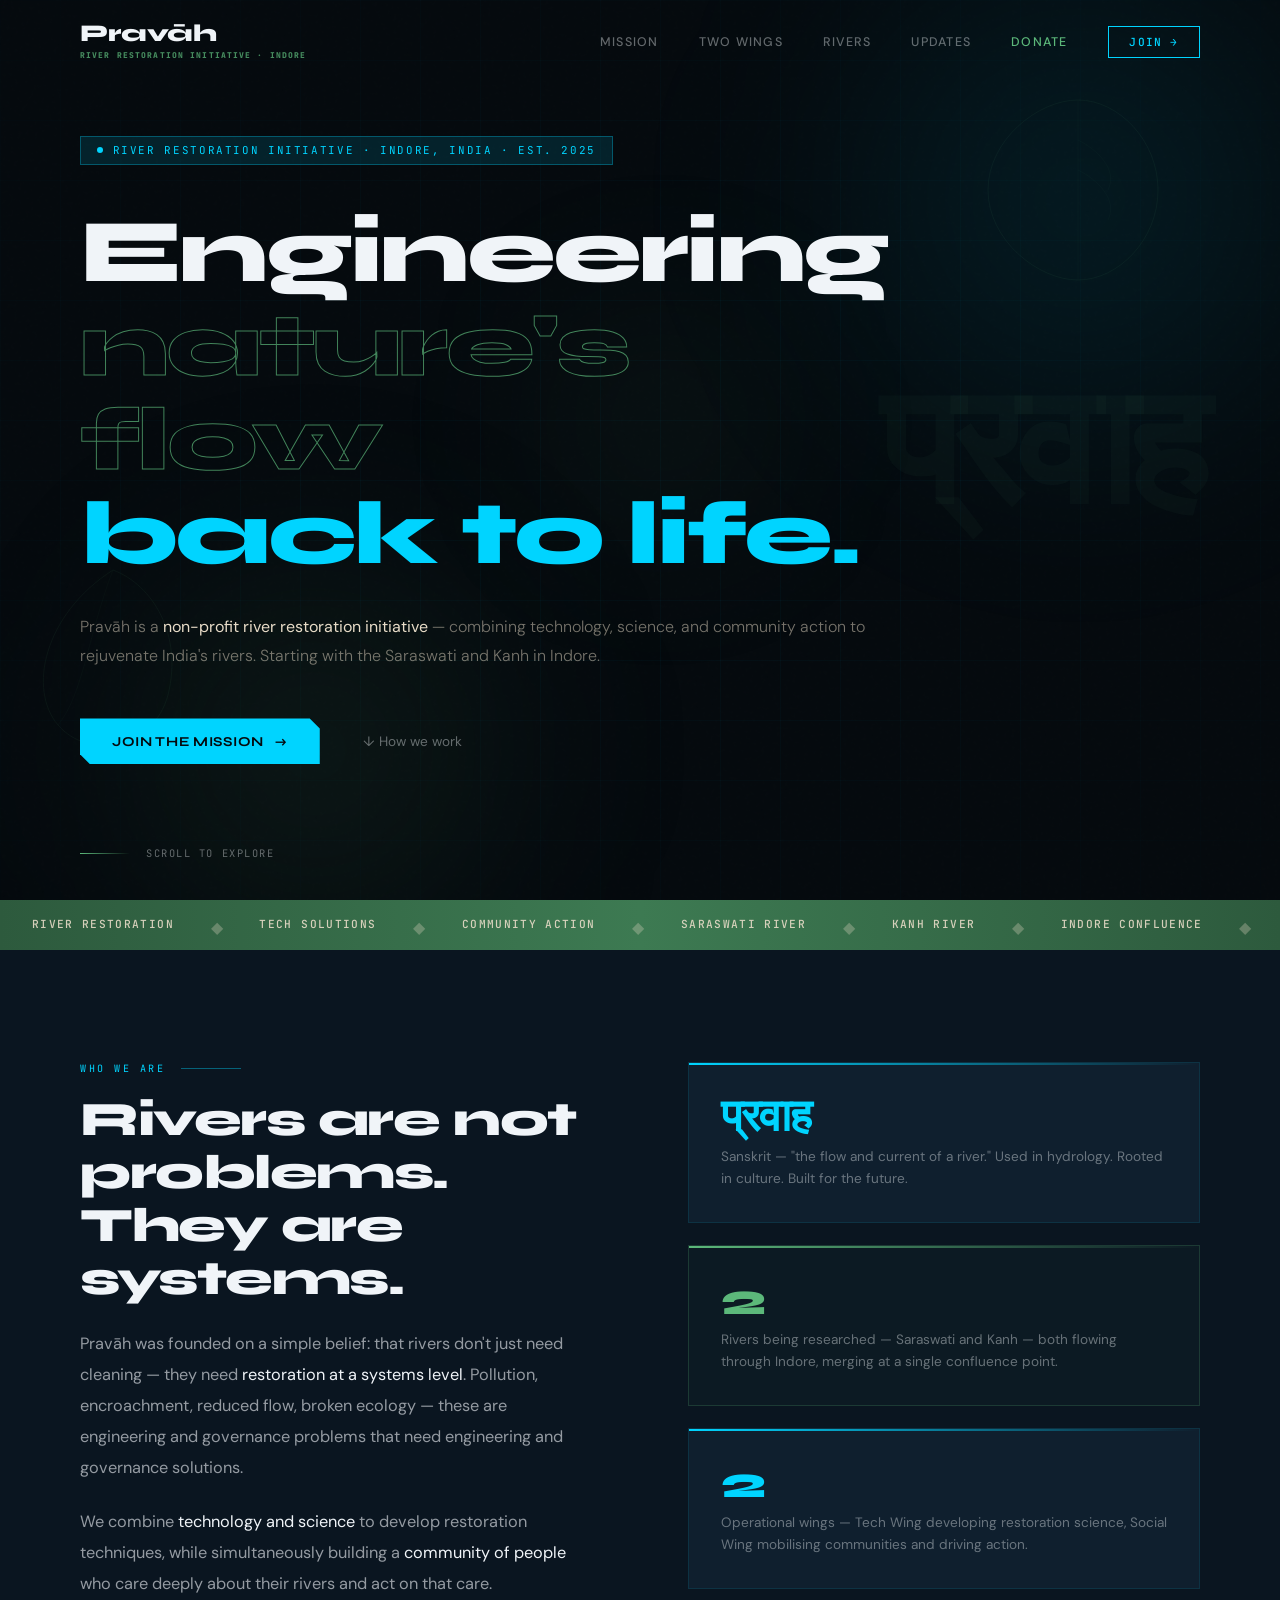
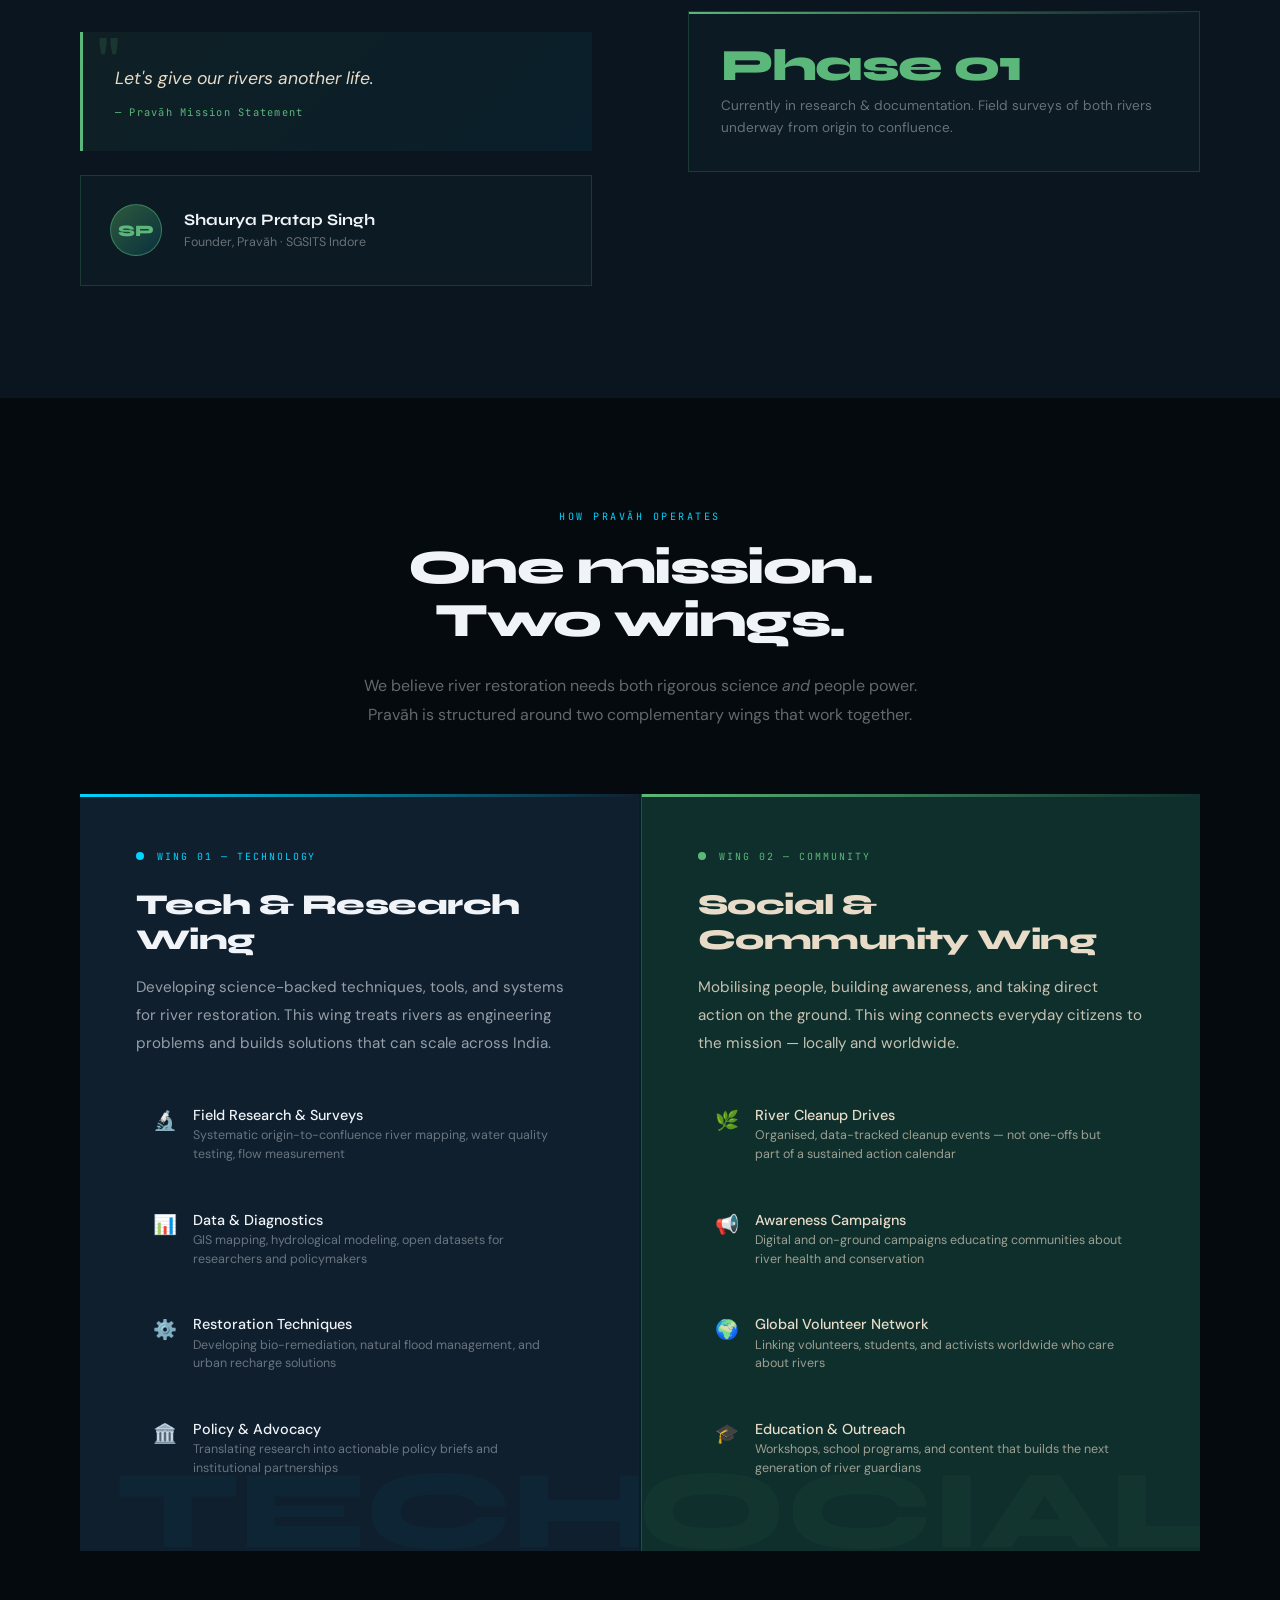
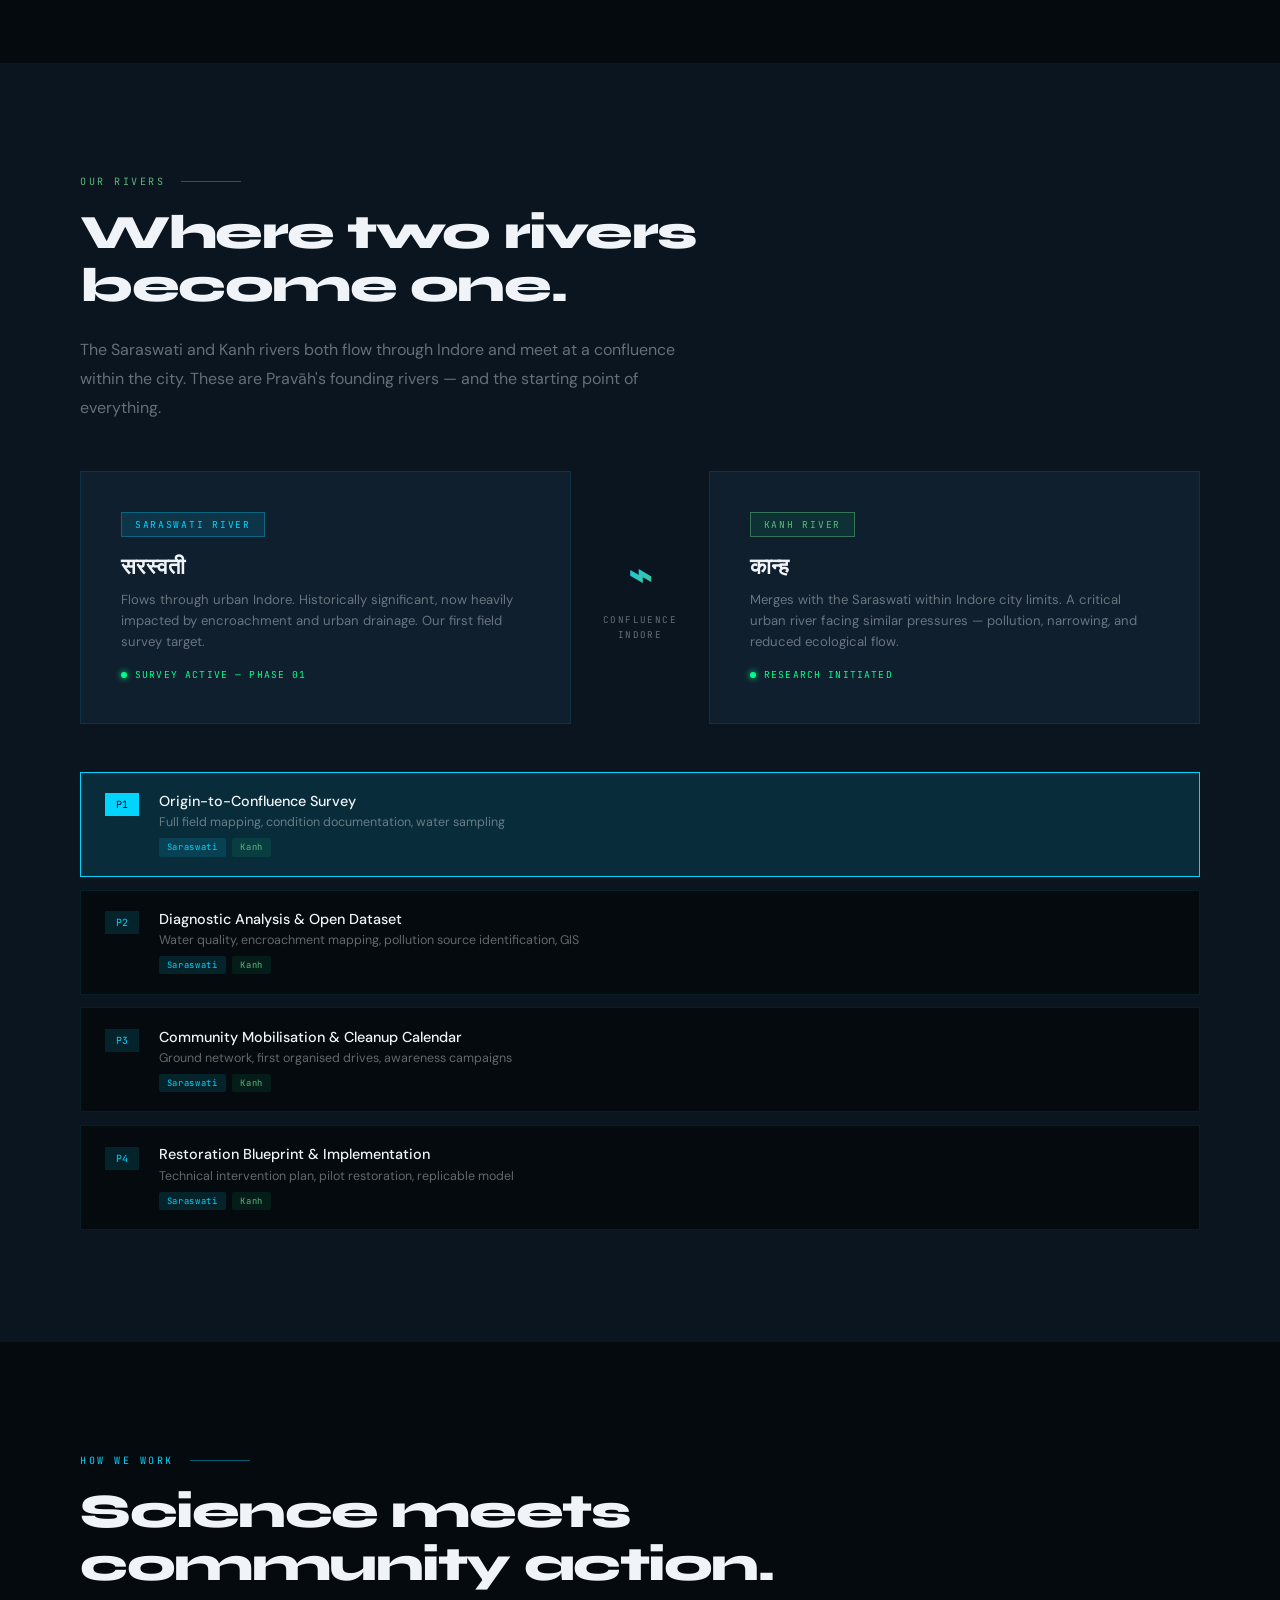
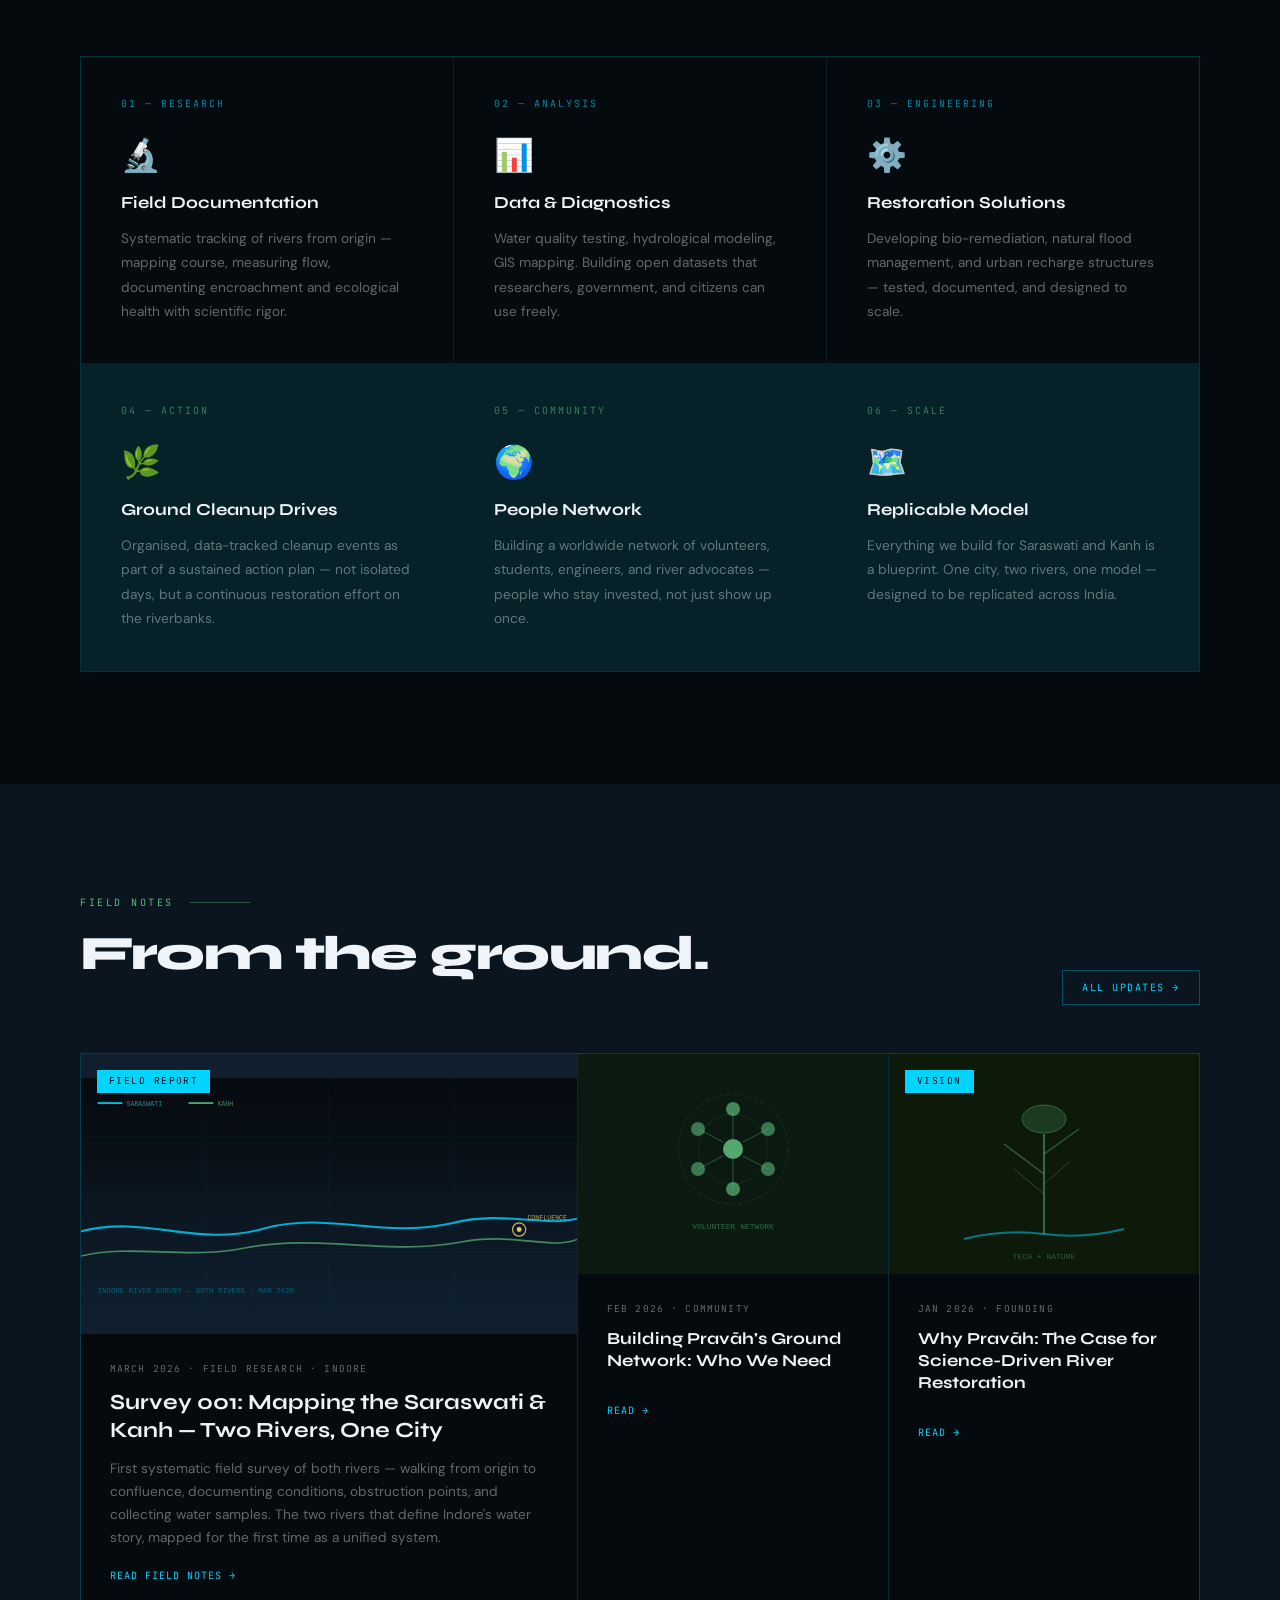
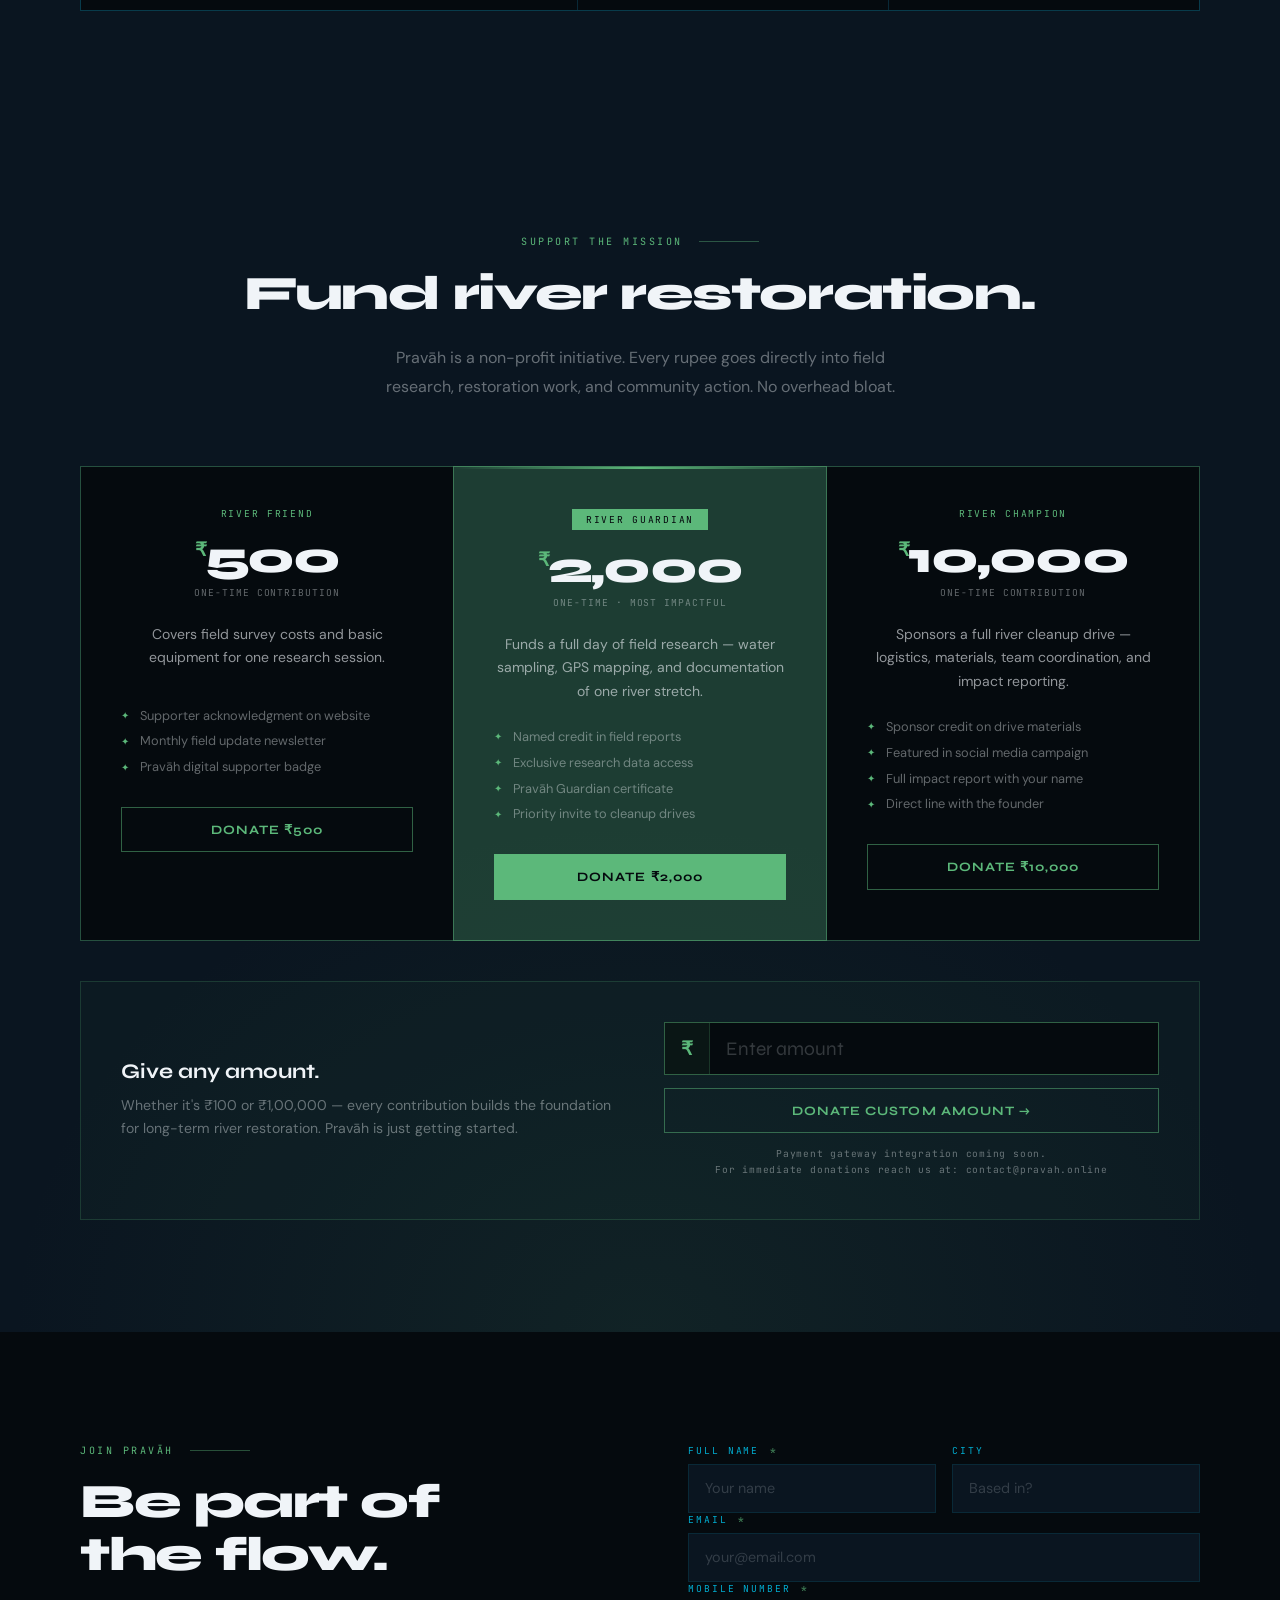
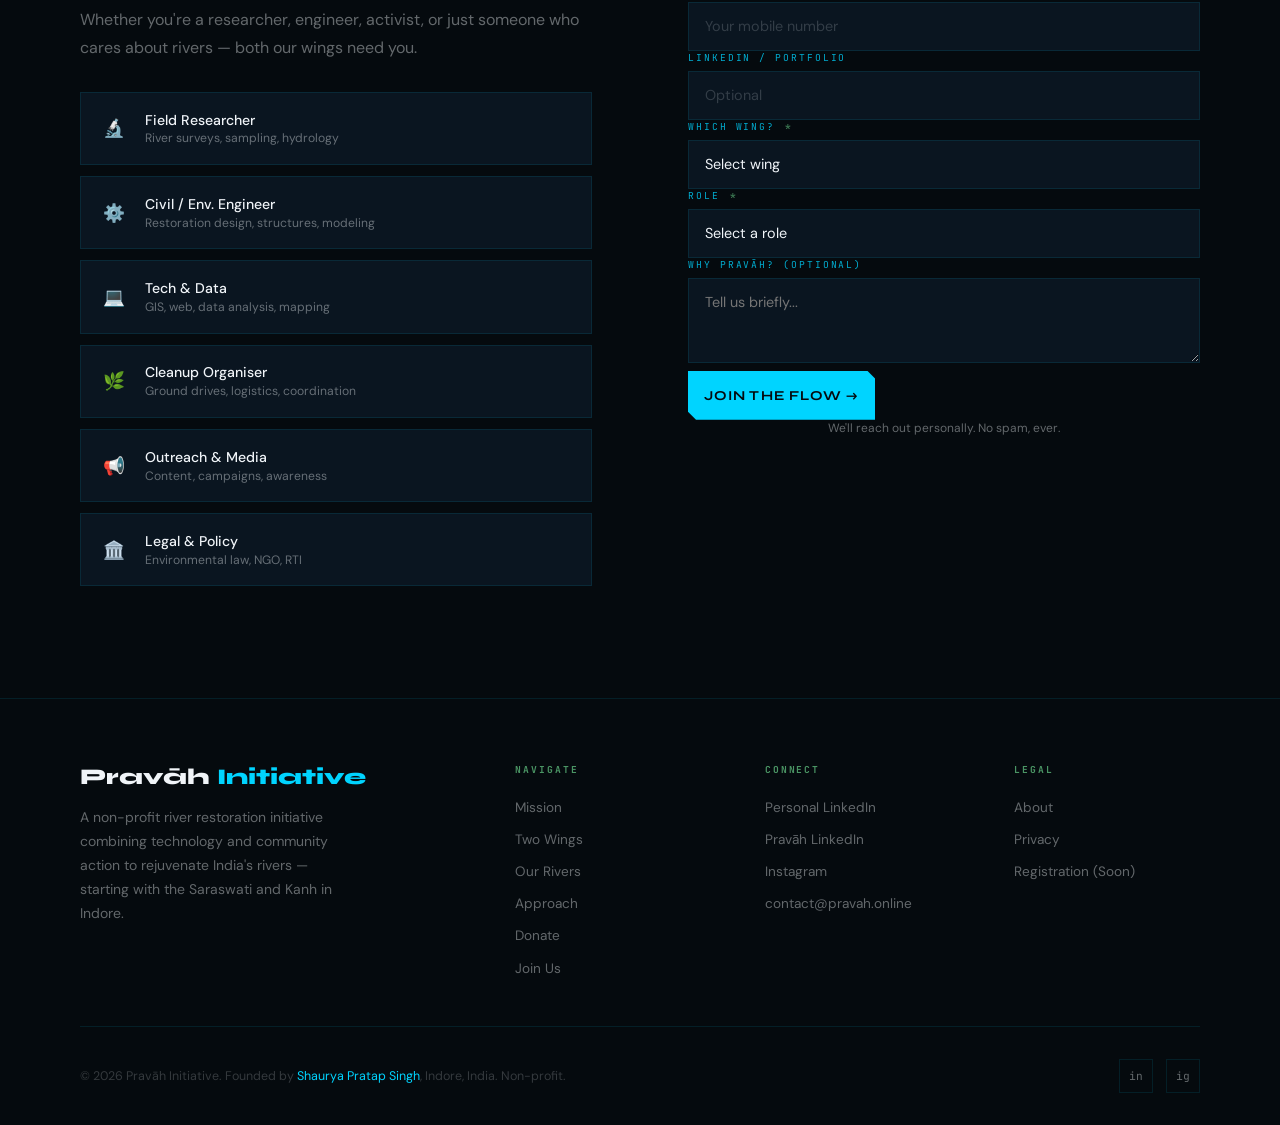
<file: index.html>
<!DOCTYPE html>
<html lang="en">
<head>
<meta charset="UTF-8">
<meta name="viewport" content="width=device-width, initial-scale=1.0">
<title>Pravāh — Engineering Rivers Back to Life</title>
<meta name="author" content="Shaurya Pratap Singh">
<meta name="contributor" content="Abdulqadir Bearingwala - Web Developer">
<link href="https://fonts.googleapis.com/css2?family=Syne:wght@400;600;700;800&family=DM+Sans:ital,wght@0,300;0,400;0,500;1,300&family=JetBrains+Mono:wght@400;500&display=swap" rel="stylesheet">
<style>
:root {
  --black: #050a0e;
  --dark: #0a1520;
  --dark2: #0f1f2e;
  --electric: #00d4ff;
  --electric-dim: rgba(0,212,255,0.12);
  --electric-glow: rgba(0,212,255,0.35);
  --green: #00ff88;
  --green-dim: rgba(0,255,136,0.08);
  --moss: #2d5a3d;
  --moss-light: #3d7a52;
  --moss-glow: rgba(45,90,61,0.4);
  --leaf: #5cb87a;
  --earth: #8b6914;
  --earth-light: #c49a2a;
  --sand: #e8dcc8;
  --sand-dim: rgba(232,220,200,0.5);
  --white: #f0f4f8;
  --muted: rgba(240,244,248,0.4);
  --border: rgba(0,212,255,0.1);
  --border-bright: rgba(0,212,255,0.3);
  --border-nature: rgba(92,184,122,0.2);
  --border-nature-bright: rgba(92,184,122,0.5);
}
*,*::before,*::after{margin:0;padding:0;box-sizing:border-box;}
html{scroll-behavior:smooth;}
body{font-family:'DM Sans',sans-serif;background:var(--black);color:var(--white);overflow-x:hidden;}

/* PARTICLES */
.hero-particles{position:absolute;inset:0;pointer-events:none;z-index:1;}
.particle{position:absolute;border-radius:50%;opacity:0;animation:floatUp var(--dur,8s) var(--delay,0s) infinite ease-in;}
@keyframes floatUp{0%{transform:translateY(100vh) translateX(0);opacity:0;}10%{opacity:.7;}90%{opacity:.15;}100%{transform:translateY(-10vh) translateX(var(--drift,20px));opacity:0;}}

/* CURSOR */

/* NOISE */
body::before{content:'';position:fixed;inset:0;z-index:1;background-image:url("data:image/svg+xml,%3Csvg viewBox='0 0 256 256' xmlns='http://www.w3.org/2000/svg'%3E%3Cfilter id='n'%3E%3CfeTurbulence type='fractalNoise' baseFrequency='0.9' numOctaves='4' stitchTiles='stitch'/%3E%3C/filter%3E%3Crect width='100%25' height='100%25' filter='url(%23n)' opacity='0.03'/%3E%3C/svg%3E");pointer-events:none;opacity:0.35;}

/* NAV */
nav{position:fixed;top:0;width:100%;z-index:100;padding:1.4rem 5rem;display:flex;align-items:center;justify-content:space-between;transition:all .4s;}
nav.scrolled{background:rgba(5,10,14,0.96);backdrop-filter:blur(20px);border-bottom:1px solid var(--border);}
.nav-logo{font-family:'Syne',sans-serif;font-size:1.5rem;font-weight:800;letter-spacing:-0.02em;color:var(--white);text-decoration:none;display:flex;flex-direction:column;gap:.3rem;line-height:1;}
.nav-logo .logo-name{display:block;color:var(--white);}
.nav-logo .tag{font-family:'JetBrains Mono',monospace;font-size:0.5rem;color:var(--leaf);letter-spacing:.14em;display:block;white-space:nowrap;opacity:.75;text-transform:uppercase;}
.nav-links{display:flex;gap:2.5rem;list-style:none;align-items:center;}
.nav-links a{color:var(--muted);text-decoration:none;font-size:0.78rem;letter-spacing:.1em;text-transform:uppercase;font-weight:500;transition:color .3s;}
.nav-links a:hover{color:var(--electric);}
.nav-join{padding:.5rem 1.3rem !important;border:1px solid var(--electric) !important;color:var(--electric) !important;font-family:'JetBrains Mono',monospace !important;font-size:.7rem !important;transition:all .3s !important;}
.nav-join:hover{background:var(--electric) !important;color:var(--black) !important;}

/* HAMBURGER */
.hamburger{display:none;flex-direction:column;gap:5px;cursor:pointer !important;padding:.6rem;z-index:300;background:none;border:none;touch-action:manipulation;-webkit-tap-highlight-color:transparent;position:relative;}
.hamburger span{display:block;width:26px;height:2px;background:var(--white);transition:all .3s;border-radius:2px;pointer-events:none;}
.hamburger.open span:nth-child(1){transform:rotate(45deg) translate(5px,5px);}
.hamburger.open span:nth-child(2){opacity:0;}
.hamburger.open span:nth-child(3){transform:rotate(-45deg) translate(5px,-5px);}

.mobile-menu{display:none;position:fixed;top:0;left:0;right:0;bottom:0;background:rgba(5,10,14,0.99);z-index:99;flex-direction:column;align-items:center;justify-content:center;gap:2rem;padding-top:80px;}
.mobile-menu.open{display:flex;}
.mobile-menu a{color:var(--white);text-decoration:none;font-family:'Syne',sans-serif;font-size:1.8rem;font-weight:700;letter-spacing:-.02em;transition:color .3s;touch-action:manipulation;-webkit-tap-highlight-color:transparent;padding:.5rem 1rem;}
.mobile-menu a:active{color:var(--electric);}
.mobile-menu .mm-join{color:var(--electric) !important;border:1px solid var(--electric);padding:.7rem 2rem;font-size:1rem !important;}
.mobile-menu .mm-donate{color:var(--leaf) !important;font-size:1rem !important;letter-spacing:.1em;}

/* ── HERO ── */
#hero{min-height:100vh;display:flex;align-items:center;position:relative;overflow:hidden;padding:0 5rem;width:100%;}

.grid-bg{position:absolute;inset:0;background-image:linear-gradient(rgba(0,212,255,0.03) 1px,transparent 1px),linear-gradient(90deg,rgba(0,212,255,0.03) 1px,transparent 1px);background-size:60px 60px;mask-image:radial-gradient(ellipse 80% 80% at 50% 50%,black 30%,transparent 100%);}

/* Nature organic blobs */
.nature-blob{position:absolute;border-radius:50%;filter:blur(90px);pointer-events:none;}
.blob-1{width:700px;height:700px;background:radial-gradient(circle,rgba(0,212,255,0.1) 0%,transparent 70%);top:-150px;right:-150px;animation:drift1 14s ease-in-out infinite alternate;}
.blob-2{width:500px;height:500px;background:radial-gradient(circle,rgba(45,90,61,0.25) 0%,transparent 70%);bottom:-100px;left:5%;animation:drift2 18s ease-in-out infinite alternate;}
.blob-3{width:300px;height:300px;background:radial-gradient(circle,rgba(92,184,122,0.1) 0%,transparent 70%);top:30%;left:40%;animation:drift1 10s ease-in-out infinite alternate;}
@keyframes drift1{from{transform:translate(0,0) scale(1);}to{transform:translate(-40px,40px) scale(1.1);}}
@keyframes drift2{from{transform:translate(0,0);}to{transform:translate(30px,-30px);}}

/* SVG leaf decorations */
.leaf-deco{position:absolute;pointer-events:none;opacity:0.06;}

.hero-content{position:relative;z-index:2;max-width:860px;width:100%;overflow:hidden;}
.hero-tag{display:inline-flex;align-items:center;gap:.6rem;padding:.4rem 1rem;border:1px solid var(--border-bright);background:var(--electric-dim);font-family:'JetBrains Mono',monospace;font-size:.68rem;letter-spacing:.15em;color:var(--electric);text-transform:uppercase;margin-bottom:2.5rem;opacity:0;animation:fadeUp .6s .2s forwards;}
.hero-tag::before{content:'';width:6px;height:6px;background:var(--electric);border-radius:50%;animation:pulse 2s infinite;}
@keyframes pulse{0%,100%{opacity:1;transform:scale(1);}50%{opacity:.4;transform:scale(.8);}}

.hero-title{font-family:'Syne',sans-serif;font-size:clamp(2rem,7vw,6.5rem);font-weight:800;line-height:1.05;letter-spacing:-.03em;margin-bottom:2rem;opacity:0;animation:fadeUp .7s .4s forwards;overflow-wrap:break-word;word-break:break-word;}
.hero-title .l1{color:var(--white);display:block;}
.hero-title .l2{color:transparent;-webkit-text-stroke:1px rgba(92,184,122,0.7);display:block;}
.hero-title .l3{color:var(--electric);display:block;}

.hero-devanagari{position:absolute;right:5rem;top:50%;transform:translateY(-50%);font-family:'Syne',sans-serif;font-size:clamp(5rem,13vw,12rem);font-weight:800;color:rgba(92,184,122,0.04);letter-spacing:-.05em;pointer-events:none;white-space:nowrap;z-index:1;}

.hero-sub{font-size:1rem;font-weight:300;color:var(--sand-dim);line-height:1.8;max-width:100%;margin-bottom:3rem;opacity:0;animation:fadeUp .7s .6s forwards;}
.hero-sub strong{color:var(--sand);font-weight:400;}

.hero-actions{display:flex;gap:1.2rem;align-items:center;opacity:0;animation:fadeUp .7s .8s forwards;}
.btn-electric{cursor:pointer;display:inline-flex;align-items:center;gap:.7rem;background:var(--electric);color:var(--black);padding:.9rem 2rem;font-family:'Syne',sans-serif;font-size:.85rem;font-weight:700;letter-spacing:.05em;text-transform:uppercase;text-decoration:none;border:none;transition:all .3s;clip-path:polygon(0 0,calc(100% - 10px) 0,100% 10px,100% 100%,10px 100%,0 calc(100% - 10px));}
.btn-electric:hover{background:var(--leaf);transform:translateY(-2px);}
.btn-ghost{cursor:pointer;display:inline-flex;align-items:center;gap:.6rem;color:var(--muted);background:transparent;padding:.9rem 1.5rem;border:none;font-family:'DM Sans',sans-serif;font-size:.85rem;text-decoration:none;transition:color .3s;}
.btn-ghost:hover{color:var(--leaf);}

.scroll-indicator{position:absolute;bottom:2.5rem;left:5rem;display:flex;align-items:center;gap:1rem;font-family:'JetBrains Mono',monospace;font-size:.65rem;letter-spacing:.15em;color:var(--muted);text-transform:uppercase;opacity:0;animation:fadeUp .6s 1.2s forwards;}
.scroll-line{width:50px;height:1px;background:linear-gradient(to right,var(--leaf),transparent);animation:expand 2s ease-in-out infinite;}
@keyframes expand{0%,100%{width:50px;opacity:.5;}50%{width:80px;opacity:1;}}
@keyframes fadeUp{from{opacity:0;transform:translateY(20px);}to{opacity:1;transform:translateY(0);}}

/* TICKER */
.ticker{background:linear-gradient(to right,var(--moss),var(--moss-light),var(--moss));padding:.75rem 0;overflow:hidden;white-space:nowrap;position:relative;z-index:2;}
.ticker-inner{display:inline-flex;gap:0;animation:tick 28s linear infinite;}
.ticker-item{font-family:'JetBrains Mono',monospace;font-size:.7rem;letter-spacing:.12em;text-transform:uppercase;color:rgba(232,220,200,0.9);padding:0 2rem;font-weight:500;}
.ticker-dot{color:rgba(232,220,200,0.3);margin:0 .3rem;}
@keyframes tick{0%{transform:translateX(0);}100%{transform:translateX(-50%);}}

/* SECTIONS */
section{padding:7rem 5rem;position:relative;}
.s-label{font-family:'JetBrains Mono',monospace;font-size:.63rem;letter-spacing:.25em;text-transform:uppercase;color:var(--electric);margin-bottom:1.2rem;display:flex;align-items:center;gap:1rem;}
.s-label.nature{color:var(--leaf);}
.s-label::after{content:'';flex:1;max-width:60px;height:1px;background:currentColor;opacity:.4;}
.s-title{font-family:'Syne',sans-serif;font-size:clamp(1.9rem,3.8vw,3rem);font-weight:800;letter-spacing:-.03em;line-height:1.1;margin-bottom:1.5rem;}

/* REVEAL */
.reveal{opacity:1;transform:translateY(0);transition:opacity .7s ease,transform .7s ease;}
.js-ready .reveal{opacity:0;transform:translateY(28px);}
.js-ready .reveal.visible{opacity:1;transform:translateY(0);}
.rd1{transition-delay:.1s;}.rd2{transition-delay:.2s;}.rd3{transition-delay:.3s;}.rd4{transition-delay:.4s;}

/* ── MISSION ── */
#mission{background:var(--dark);}
.mission-wrap{max-width:1300px;margin:0 auto;display:grid;grid-template-columns:1fr 1fr;gap:6rem;align-items:start;}
.mission-body{font-size:1.02rem;line-height:1.9;color:rgba(240,244,248,.6);margin-bottom:1.4rem;}
.mission-body strong{color:var(--white);font-weight:400;}

/* nature quote */
.nature-quote{margin-top:2rem;padding:2rem;border-left:3px solid var(--leaf);background:linear-gradient(135deg,rgba(45,90,61,0.15),rgba(0,212,255,0.05));position:relative;overflow:hidden;}
.nature-quote::before{content:'"';position:absolute;top:-.5rem;left:.8rem;font-family:'Syne',sans-serif;font-size:5rem;color:var(--leaf);opacity:.15;line-height:1;}
.nature-quote p{font-family:'DM Sans',sans-serif;font-style:italic;font-size:1.1rem;color:var(--sand);line-height:1.6;position:relative;z-index:1;}
.nature-quote cite{display:block;font-family:'JetBrains Mono',monospace;font-size:.65rem;letter-spacing:.12em;color:var(--leaf);margin-top:.8rem;font-style:normal;}

.founder-block{margin-top:1.5rem;border:1px solid var(--border-nature);padding:1.8rem;background:rgba(45,90,61,.08);display:flex;gap:1.4rem;align-items:center;}
.founder-avatar{width:52px;height:52px;border-radius:50%;background:linear-gradient(135deg,var(--moss),var(--electric-dim));border:1px solid var(--border-nature-bright);display:flex;align-items:center;justify-content:center;font-family:'Syne',sans-serif;font-weight:800;font-size:1rem;color:var(--leaf);flex-shrink:0;}
.founder-name{font-family:'Syne',sans-serif;font-size:1rem;font-weight:700;color:var(--white);}
.founder-role{font-size:.78rem;color:var(--muted);margin-top:.25rem;line-height:1.5;}

/* Right stats */
.mission-right{display:flex;flex-direction:column;gap:1.4rem;}
.stat-block{border:1px solid var(--border);padding:2rem;background:var(--dark2);position:relative;overflow:hidden;}
.stat-block.nature-stat{border-color:var(--border-nature);background:rgba(45,90,61,.08);}
.stat-block::after{content:'';position:absolute;top:0;left:0;right:0;height:2px;background:linear-gradient(to right,var(--electric),transparent);}
.stat-block.nature-stat::after{background:linear-gradient(to right,var(--leaf),transparent);}
.stat-num{font-family:'Syne',sans-serif;font-size:2.8rem;font-weight:800;color:var(--electric);letter-spacing:-.04em;line-height:1;}
.nature-stat .stat-num{color:var(--leaf);}
.stat-desc{font-size:.85rem;color:var(--muted);margin-top:.4rem;line-height:1.6;}

/* ── TWO WINGS ── */
#wings{background:var(--black);overflow:hidden;}
.wings-inner{max-width:1300px;margin:0 auto;}
.wings-header{text-align:center;margin-bottom:4rem;}
.wings-header .s-label{justify-content:center;}
.wings-header .s-label::after{display:none;}

.wings-grid{display:grid;grid-template-columns:1fr 1fr;gap:2px;background:var(--border);}

/* Tech wing */
.wing{padding:3.5rem;position:relative;overflow:hidden;transition:background .4s;}
.wing-tech{background:var(--dark2);}
.wing-tech:hover{background:var(--dark);}
.wing-social{background:rgba(45,90,61,.28);border-left:1px solid rgba(92,184,122,0.25);}
.wing-social:hover{background:rgba(45,90,61,.38);}

.wing::before{content:'';position:absolute;top:0;left:0;right:0;height:3px;}
.wing-tech::before{background:linear-gradient(to right,var(--electric),transparent);}
.wing-social::before{background:linear-gradient(to right,var(--leaf),transparent);}

.wing-eyebrow{font-family:'JetBrains Mono',monospace;font-size:.62rem;letter-spacing:.2em;text-transform:uppercase;margin-bottom:1.5rem;display:flex;align-items:center;gap:.8rem;}
.wing-tech .wing-eyebrow{color:var(--electric);}
.wing-social .wing-eyebrow{color:var(--leaf);}
.wing-eyebrow-dot{width:8px;height:8px;border-radius:50%;}
.wing-tech .wing-eyebrow-dot{background:var(--electric);}
.wing-social .wing-eyebrow-dot{background:var(--leaf);}

.wing-title{font-family:'Syne',sans-serif;font-size:1.8rem;font-weight:800;letter-spacing:-.02em;margin-bottom:1rem;}
.wing-tech .wing-title{color:var(--white);}
.wing-social .wing-title{color:var(--sand);}

.wing-desc{font-size:.95rem;line-height:1.85;margin-bottom:2rem;}
.wing-tech .wing-desc{color:rgba(240,244,248,.6);}
.wing-social .wing-desc{color:rgba(232,220,200,.85);}

.wing-items{display:flex;flex-direction:column;gap:.8rem;}
.wing-item{display:flex;gap:1rem;align-items:flex-start;padding:1rem;border:1px solid transparent;transition:border-color .3s;}
.wing-tech .wing-item:hover{border-color:var(--border);}
.wing-social .wing-item:hover{border-color:var(--border-nature);}
.wing-item-icon{font-size:1.2rem;flex-shrink:0;margin-top:.1rem;}
.wing-item-title{font-size:.9rem;font-weight:500;color:var(--white);}
.wing-social .wing-item-title{color:var(--sand);}
.wing-item-desc{font-size:.78rem;color:var(--muted);margin-top:.15rem;line-height:1.5;}
.wing-social .wing-item-desc{color:rgba(232,220,200,.65);}

/* Decorative bg text */
.wing-bg-text{position:absolute;bottom:-1rem;right:-1rem;font-family:'Syne',sans-serif;font-size:7rem;font-weight:800;line-height:1;pointer-events:none;}
.wing-tech .wing-bg-text{color:rgba(0,212,255,.04);}
.wing-social .wing-bg-text{color:rgba(92,184,122,.05);}

/* ── RIVERS ── */
#rivers{background:var(--dark);overflow:hidden;}
.rivers-inner{max-width:1300px;margin:0 auto;}

/* River canvas */
.river-visual{margin:3rem 0;height:180px;position:relative;overflow:hidden;border:1px solid var(--border-nature);}

/* Confluence diagram */
.confluence-wrap{margin:3rem 0;display:grid;grid-template-columns:1fr auto 1fr;gap:0;align-items:center;}
.river-card{padding:2.5rem;border:1px solid var(--border);background:var(--dark2);transition:border-color .3s;}
.river-card:hover{border-color:var(--border-bright);}
.river-card.saraswati:hover{border-color:rgba(0,212,255,.4);}
.river-card.kanh:hover{border-color:rgba(92,184,122,.5);}
.river-badge{font-family:'JetBrains Mono',monospace;font-size:.6rem;letter-spacing:.18em;text-transform:uppercase;padding:.3rem .8rem;display:inline-block;margin-bottom:1rem;}
.saraswati .river-badge{background:var(--electric-dim);color:var(--electric);border:1px solid var(--border-bright);}
.kanh .river-badge{background:var(--green-dim);color:var(--leaf);border:1px solid var(--border-nature-bright);}
.river-name{font-family:'Syne',sans-serif;font-size:1.4rem;font-weight:800;color:var(--white);margin-bottom:.6rem;}
.river-sub{font-size:.82rem;color:var(--muted);line-height:1.6;}
.river-status{display:inline-flex;align-items:center;gap:.5rem;margin-top:1rem;font-family:'JetBrains Mono',monospace;font-size:.6rem;letter-spacing:.12em;text-transform:uppercase;}
.status-dot{width:6px;height:6px;border-radius:50%;}
.active-status .status-dot{background:var(--green);box-shadow:0 0 6px var(--green);}
.active-status{color:var(--green);}

/* Confluence arrow */
.confluence-arrow{padding:0 2rem;display:flex;flex-direction:column;align-items:center;gap:.8rem;}
.confluence-symbol{font-family:'Syne',sans-serif;font-size:2.5rem;font-weight:800;background:linear-gradient(135deg,var(--electric),var(--leaf));-webkit-background-clip:text;-webkit-text-fill-color:transparent;}
.confluence-label{font-family:'JetBrains Mono',monospace;font-size:.58rem;letter-spacing:.15em;text-transform:uppercase;color:var(--muted);text-align:center;line-height:1.6;}

/* Phase roadmap */
.phase-list{display:flex;flex-direction:column;gap:.8rem;margin-top:3rem;}
.phase-item{display:flex;gap:1.2rem;align-items:flex-start;padding:1.2rem 1.5rem;border:1px solid var(--border);background:var(--black);transition:all .3s;}
.phase-item:hover{border-color:var(--border-bright);}
.phase-item.active{border-color:var(--electric);background:var(--electric-dim);}
.phase-num{font-family:'JetBrains Mono',monospace;font-size:.62rem;color:var(--electric);background:var(--electric-dim);padding:.3rem .7rem;flex-shrink:0;margin-top:.1rem;}
.phase-item.active .phase-num{background:var(--electric);color:var(--black);}
.phase-title{font-size:.9rem;font-weight:500;color:var(--white);}
.phase-desc{font-size:.78rem;color:var(--muted);margin-top:.2rem;line-height:1.5;}
.phase-rivers{display:flex;gap:.4rem;margin-top:.4rem;}
.phase-river-tag{font-family:'JetBrains Mono',monospace;font-size:.55rem;letter-spacing:.08em;padding:.2rem .5rem;border-radius:2px;}
.tag-s{background:var(--electric-dim);color:var(--electric);}
.tag-k{background:var(--green-dim);color:var(--leaf);}

/* ── APPROACH ── */
#approach{background:var(--black);}
.approach-inner{max-width:1300px;margin:0 auto;}
.approach-grid{display:grid;grid-template-columns:repeat(3,1fr);gap:1px;background:var(--border);border:1px solid var(--border);}
.approach-card{background:var(--black);padding:2.5rem;transition:background .3s;position:relative;overflow:hidden;}
.approach-card:hover{background:var(--dark);}
.approach-card::before{content:'';position:absolute;top:0;left:0;right:0;height:2px;background:linear-gradient(to right,var(--electric),transparent);transform:scaleX(0);transform-origin:left;transition:transform .4s;}
.approach-card:hover::before{transform:scaleX(1);}
.approach-card.nature-card{background:rgba(45,90,61,.06);}
.approach-card.nature-card:hover{background:rgba(45,90,61,.12);}
.approach-card.nature-card::before{background:linear-gradient(to right,var(--leaf),transparent);}
.card-num{font-family:'JetBrains Mono',monospace;font-size:.62rem;color:var(--electric);letter-spacing:.2em;margin-bottom:1.5rem;opacity:.6;}
.nature-card .card-num{color:var(--leaf);}
.card-icon{font-size:2rem;margin-bottom:1rem;}
.card-title{font-family:'Syne',sans-serif;font-size:1.05rem;font-weight:700;color:var(--white);margin-bottom:.8rem;}
.card-body{font-size:.855rem;color:var(--muted);line-height:1.78;}

/* ── UPDATES ── */
#updates{background:var(--dark);}
.updates-inner{max-width:1300px;margin:0 auto;}
.updates-header{display:flex;justify-content:space-between;align-items:flex-end;margin-bottom:3rem;}
.btn-outline-sm{cursor:pointer;font-family:'JetBrains Mono',monospace;font-size:.63rem;letter-spacing:.15em;text-transform:uppercase;color:var(--electric);border:1px solid var(--border-bright);padding:.6rem 1.2rem;text-decoration:none;transition:all .3s;}
.btn-outline-sm:hover{background:var(--electric-dim);}
.posts-grid{display:grid;grid-template-columns:1.6fr 1fr 1fr;gap:1px;background:var(--border);border:1px solid var(--border);}
.post{cursor:pointer;background:var(--black);overflow:hidden;display:flex;flex-direction:column;transition:background .3s;}
.post:hover{background:var(--dark);}
.post-img{height:220px;position:relative;background:var(--dark2);overflow:hidden;}
.post.featured .post-img{height:280px;}
.post-cat{position:absolute;top:1rem;left:1rem;font-family:'JetBrains Mono',monospace;font-size:.6rem;letter-spacing:.15em;text-transform:uppercase;color:var(--black);background:var(--electric);padding:.3rem .75rem;line-height:1.4;display:inline-block;white-space:nowrap;}
.post-cat.social{background:var(--leaf);}
.post-body{padding:1.8rem;flex:1;display:flex;flex-direction:column;}
.post-meta{font-family:'JetBrains Mono',monospace;font-size:.6rem;letter-spacing:.12em;color:var(--muted);text-transform:uppercase;margin-bottom:.8rem;}
.post-title{font-family:'Syne',sans-serif;font-size:1.05rem;font-weight:700;color:var(--white);line-height:1.3;margin-bottom:.8rem;}
.post.featured .post-title{font-size:1.35rem;}
.post-excerpt{font-size:.85rem;color:var(--muted);line-height:1.7;flex:1;}
.post:not(.featured) .post-excerpt{display:none;}
.post-link{display:inline-flex;align-items:center;gap:.4rem;font-family:'JetBrains Mono',monospace;font-size:.63rem;letter-spacing:.1em;text-transform:uppercase;color:var(--electric);text-decoration:none;margin-top:1.2rem;transition:gap .3s;}
.post:hover .post-link{gap:.7rem;}

/* ── DONATE ── */
#donate{background:var(--dark);position:relative;overflow:hidden;}
#donate::before{content:'';position:absolute;inset:0;background:radial-gradient(ellipse 70% 60% at 50% 100%,rgba(45,90,61,0.2) 0%,transparent 70%);pointer-events:none;}
.donate-inner{max-width:1300px;margin:0 auto;position:relative;z-index:1;}
.donate-header{text-align:center;margin-bottom:4rem;}
.donate-subtext{font-size:1rem;color:var(--muted);max-width:520px;margin:.8rem auto 0;line-height:1.8;}
.donate-grid{display:grid;grid-template-columns:repeat(3,1fr);gap:1px;background:var(--border-nature);border:1px solid var(--border-nature);margin-bottom:2.5rem;}
.donate-tier{background:var(--black);padding:2.5rem;text-align:center;position:relative;overflow:hidden;transition:background .3s;}
.donate-tier:hover{background:rgba(45,90,61,.1);}
.donate-tier.featured-tier{background:rgba(45,90,61,.2);outline:1px solid var(--border-nature-bright);}
.donate-tier::before{content:'';position:absolute;top:0;left:0;right:0;height:2px;background:linear-gradient(to right,transparent,var(--leaf),transparent);transform:scaleX(0);transform-origin:center;transition:transform .4s;}
.donate-tier:hover::before,.donate-tier.featured-tier::before{transform:scaleX(1);}
.tier-badge{font-family:'JetBrains Mono',monospace;font-size:.6rem;letter-spacing:.18em;text-transform:uppercase;color:var(--leaf);margin-bottom:1rem;display:block;}
.featured-tier .tier-badge{background:var(--leaf);color:var(--black);padding:.25rem .9rem;display:inline-block;}
.tier-amount{font-family:'Syne',sans-serif;font-size:2.8rem;font-weight:800;color:var(--white);letter-spacing:-.04em;line-height:1;margin-bottom:.3rem;}
.tier-amount span{font-size:1.2rem;vertical-align:super;color:var(--leaf);}
.tier-period{font-family:'JetBrains Mono',monospace;font-size:.6rem;letter-spacing:.1em;color:var(--muted);text-transform:uppercase;margin-bottom:1.5rem;}
.tier-desc{font-size:.875rem;color:rgba(240,244,248,.6);line-height:1.7;margin-bottom:1.5rem;min-height:60px;}
.tier-perks{list-style:none;display:flex;flex-direction:column;gap:.55rem;margin-bottom:2rem;text-align:left;}
.tier-perks li{display:flex;gap:.7rem;align-items:flex-start;font-size:.8rem;color:var(--muted);}
.tier-perks li::before{content:'✦';color:var(--leaf);font-size:.62rem;flex-shrink:0;margin-top:.15rem;}
.tier-btn{width:100%;padding:.85rem;border:1px solid var(--border-nature-bright);background:transparent;color:var(--leaf);font-family:'Syne',sans-serif;font-size:.8rem;font-weight:700;letter-spacing:.08em;text-transform:uppercase;cursor:pointer;transition:all .3s;}
.tier-btn:hover,.featured-tier .tier-btn{background:var(--leaf);color:var(--black);}
.donate-custom{border:1px solid var(--border-nature);background:rgba(45,90,61,.08);padding:2.5rem;display:grid;grid-template-columns:1fr 1fr;gap:3rem;align-items:center;}
.custom-left h3{font-family:'Syne',sans-serif;font-size:1.3rem;font-weight:700;color:var(--white);margin-bottom:.6rem;}
.custom-left p{font-size:.88rem;color:var(--muted);line-height:1.7;}
.custom-right{display:flex;flex-direction:column;gap:.8rem;}
.custom-input-wrap{display:flex;align-items:center;border:1px solid var(--border-nature-bright);background:var(--black);overflow:hidden;}
.custom-prefix{font-family:'Syne',sans-serif;font-size:1.2rem;font-weight:700;color:var(--leaf);padding:.9rem 1rem;border-right:1px solid var(--border-nature);background:rgba(45,90,61,.15);}
.custom-input{flex:1;background:transparent;border:none;color:var(--white);font-family:'Syne',sans-serif;font-size:1.2rem;font-weight:700;padding:.9rem 1rem;outline:none;}
.custom-input::placeholder{color:rgba(240,244,248,.2);font-weight:400;}
.donate-note{font-family:'JetBrains Mono',monospace;font-size:.6rem;letter-spacing:.08em;color:var(--muted);text-align:center;line-height:1.7;}
@media(max-width:1024px){.donate-grid{grid-template-columns:1fr;}.donate-custom{grid-template-columns:1fr;gap:1.5rem;}}

/* ── VOLUNTEER ── */
#volunteer{background:var(--black);}
.volunteer-inner{max-width:1300px;margin:0 auto;display:grid;grid-template-columns:1fr 1fr;gap:6rem;align-items:start;}
.roles-grid{display:flex;flex-direction:column;gap:.7rem;margin-top:1.8rem;}
.role{cursor:pointer;display:flex;gap:1.2rem;align-items:center;padding:1.1rem 1.4rem;border:1px solid var(--border);background:var(--dark);transition:all .3s;}
.role:hover{border-color:var(--border-bright);background:var(--electric-dim);}
.role.social-role:hover{border-color:var(--border-nature-bright);background:rgba(45,90,61,.1);}
.role-icon{font-size:1.1rem;}
.role-name{font-size:.88rem;font-weight:500;color:var(--white);display:flex;align-items:center;gap:.5rem;flex-wrap:nowrap;}
.role-wing{font-family:'JetBrains Mono',monospace;font-size:.5rem;letter-spacing:.1em;padding:.18rem .45rem;display:inline-flex;align-items:center;white-space:nowrap;line-height:1;border-radius:2px;flex-shrink:0;}
.role-wing.tech{background:var(--electric-dim);color:var(--electric);border:1px solid rgba(0,212,255,0.25);}
.role-wing.social{background:rgba(92,184,122,0.15);color:var(--leaf);border:1px solid rgba(92,184,122,0.4);}
.role-desc{font-size:.76rem;color:var(--muted);margin-top:.12rem;}
.role-arrow{margin-left:auto;color:var(--electric);opacity:0;transition:opacity .3s;font-size:.9rem;}
.role:hover .role-arrow{opacity:1;}

/* Form */
.form-wrap{display:flex;flex-direction:column;gap:1rem;}
.f-group{display:flex;flex-direction:column;gap:.45rem;}
.f-label{font-family:'JetBrains Mono',monospace;font-size:.6rem;letter-spacing:.2em;text-transform:uppercase;color:var(--electric);opacity:.8;}
.f-required{color:var(--leaf);margin-left:.25em;}
.f-input,.f-select,.f-textarea{background:var(--dark);border:1px solid var(--border);color:var(--white);padding:.9rem 1rem;font-family:'DM Sans',sans-serif;font-size:.9rem;outline:none;transition:border-color .3s;appearance:none;}
.f-input::placeholder{color:rgba(240,244,248,.18);}
.f-input:focus,.f-select:focus,.f-textarea:focus{border-color:var(--electric);}
.f-textarea{resize:vertical;min-height:85px;}
.f-row{display:grid;grid-template-columns:1fr 1fr;gap:1rem;}
.f-select option{background:var(--dark);}
.f-submit{cursor:pointer;background:var(--electric);color:var(--black);padding:1rem;border:none;font-family:'Syne',sans-serif;font-size:.85rem;font-weight:700;letter-spacing:.08em;text-transform:uppercase;transition:all .3s;margin-top:.5rem;clip-path:polygon(0 0,calc(100% - 8px) 0,100% 8px,100% 100%,8px 100%,0 calc(100% - 8px));}
.f-submit:hover{background:var(--leaf);transform:translateY(-2px);}
.success-box{display:none;border:1px solid var(--leaf);background:rgba(45,90,61,.12);padding:2.5rem;text-align:center;}
.success-box .s-icon{font-size:2.5rem;margin-bottom:1rem;}
.success-box h3{font-family:'Syne',sans-serif;font-size:1.15rem;font-weight:700;color:var(--leaf);margin-bottom:.5rem;}
.success-box p{font-size:.85rem;color:var(--muted);line-height:1.6;}

/* ── FOOTER ── */
footer{background:var(--black);border-top:1px solid var(--border);padding:4rem 5rem 2rem;}
.footer-top{display:grid;grid-template-columns:2fr 1fr 1fr 1fr;gap:4rem;padding-bottom:3rem;border-bottom:1px solid var(--border);}
.footer-logo{font-family:'Syne',sans-serif;font-size:1.4rem;font-weight:800;color:var(--white);margin-bottom:1rem;display:block;}
.footer-logo span{color:var(--electric);}
.footer-tagline{font-size:.875rem;color:var(--muted);line-height:1.7;max-width:270px;}
.footer-col h5{font-family:'JetBrains Mono',monospace;font-size:.6rem;letter-spacing:.2em;text-transform:uppercase;color:var(--leaf);margin-bottom:1.2rem;opacity:.8;}
.footer-col ul{list-style:none;display:flex;flex-direction:column;gap:.7rem;}
.footer-col ul a{color:var(--muted);text-decoration:none;font-size:.85rem;transition:color .3s;}
.footer-col ul a:hover{color:var(--electric);}
.footer-bottom{padding-top:2rem;display:flex;justify-content:space-between;align-items:center;}
.footer-copy{font-size:.78rem;color:rgba(240,244,248,.2);}
.footer-copy a{color:var(--electric);text-decoration:none;}
.socials{display:flex;gap:.8rem;}
.social{width:34px;height:34px;border:1px solid var(--border);display:flex;align-items:center;justify-content:center;font-family:'JetBrains Mono',monospace;font-size:.7rem;color:var(--muted);text-decoration:none;transition:all .3s;}
.social:hover{border-color:var(--leaf);color:var(--leaf);}

/* RESPONSIVE */
@media(max-width:1024px){
  nav{padding:1.2rem 2rem;}
  .nav-links{gap:1.5rem;}
  section{padding:5rem 2rem;}
  #hero{padding:0 2rem;}
  .hero-devanagari{display:none;}
  .hero-title{font-size:clamp(2.8rem,6vw,5rem);}
  .mission-wrap,.volunteer-inner{grid-template-columns:1fr;gap:3rem;}
  .wings-grid,.confluence-wrap{grid-template-columns:1fr;gap:2px;}
  .confluence-arrow{padding:1.5rem;flex-direction:row;justify-content:center;}
  .approach-grid{grid-template-columns:1fr 1fr;}
  .posts-grid{grid-template-columns:1fr;}
  .footer-top{grid-template-columns:1fr 1fr;}
  .scroll-indicator{left:2rem;}
  .f-row{grid-template-columns:1fr;}
  .rivers-inner .river-card-grid{grid-template-columns:1fr;}
  .donate-grid{grid-template-columns:1fr;}
  .donate-custom{grid-template-columns:1fr;gap:1.5rem;}
}
@media(max-width:640px){
  nav{padding:1rem 1.2rem;}
  .nav-logo .tag{display:none;}
  .nav-links{display:none;}
  .hamburger{display:flex;}
  #hero{padding:0 1.2rem;}
  .hero-tag{font-size:.52rem;letter-spacing:.06em;padding:.3rem .6rem;white-space:normal;line-height:1.4;}
  .hero-title{font-size:1.9rem;letter-spacing:-.01em;margin-bottom:1.2rem;line-height:1.1;}
  .hero-sub{font-size:.9rem;line-height:1.7;}
  .hero-actions{flex-direction:column;align-items:flex-start;gap:.8rem;}
  .btn-electric{cursor:pointer;font-size:.8rem;padding:.85rem 1.6rem;}
  .scroll-indicator{left:1.2rem;}
  section{padding:4rem 1.2rem;}
  .approach-grid{grid-template-columns:1fr;}
  .footer-top{grid-template-columns:1fr 1fr;gap:1.5rem;}
  .footer-brand{grid-column:1/-1;}
  .footer-bottom{flex-direction:column;gap:1rem;}
  .donate-grid{grid-template-columns:1fr;}
  .donate-custom{grid-template-columns:1fr;gap:1.5rem;padding:1.5rem;}
  .custom-input-wrap{width:100%;}
  .custom-input{font-size:1rem;}
  .wings-grid{grid-template-columns:1fr;gap:2px;}
  .confluence-wrap{grid-template-columns:1fr;gap:1rem;}
  .confluence-arrow{flex-direction:row;padding:1rem 0;justify-content:center;}
  .s-title{font-size:1.8rem;}
  .mission-wrap{grid-template-columns:1fr;gap:2.5rem;}
  .volunteer-inner{grid-template-columns:1fr;gap:3rem;}
  .f-row{grid-template-columns:1fr;}
  .posts-grid{grid-template-columns:1fr;}
  .river-data-grid{grid-template-columns:1fr 1fr;}
  .phase-list{margin-top:2rem;}
  .hero-devanagari{display:none;}
  .ticker{font-size:.6rem;}
  .stat-num{font-size:2.2rem;}
  .wing{padding:2rem 1.5rem;}
  .wing-title{font-size:1.4rem;}
  .updates-header{flex-direction:column;align-items:flex-start;gap:1rem;}
  .tier-desc{min-height:unset;}
}
</style>
</head>
<body>


<!-- NAV -->
<nav id="navbar">
  <a href="#hero" class="nav-logo"><span class="logo-name">Pravāh</span><span class="tag">River Restoration Initiative · Indore</span></a>
  <ul class="nav-links">
    <li><a href="#mission">Mission</a></li>
    <li><a href="#wings">Two Wings</a></li>
    <li><a href="#rivers">Rivers</a></li>
    <li><a href="#updates">Updates</a></li>
    <li><a href="#donate" style="color:var(--leaf)!important;">Donate</a></li>
    <li><a href="#volunteer" class="nav-join">Join →</a></li>
  </ul>
  <button class="hamburger" id="hamburger" aria-label="Menu">
    <span></span><span></span><span></span>
  </button>
</nav>

<!-- MOBILE MENU -->
<div class="mobile-menu" id="mobile-menu">
  <a href="#mission">Mission</a>
  <a href="#wings">Two Wings</a>
  <a href="#rivers">Our Rivers</a>
  <a href="#approach">Approach</a>
  <a href="#updates">Updates</a>
  <a href="#donate" class="mm-donate">Donate 🌿</a>
  <a href="#volunteer" class="mm-join">Join Us →</a>
</div>

<!-- Hamburger script - placed immediately after nav for instant availability -->
<script>
(function(){
  function initHamburger(){
    var btn = document.getElementById('hamburger');
    var menu = document.getElementById('mobile-menu');
    if(!btn || !menu) return;
    if(btn._hamInit) return; // prevent double init
    btn._hamInit = true;

    function toggleMenu(e){
      if(e) { e.preventDefault(); e.stopPropagation(); }
      btn.classList.toggle('open');
      menu.classList.toggle('open');
      document.body.style.overflow = menu.classList.contains('open') ? 'hidden' : '';
    }

    // Single click handler only — touch-action:manipulation on .hamburger
    // already eliminates 300ms tap delay, so no need for touchstart
    btn.addEventListener('click', toggleMenu);

    // Close menu when any link inside is clicked
    var links = menu.querySelectorAll('a');
    for(var i=0; i<links.length; i++){
      links[i].addEventListener('click', function(e){
        var href = this.getAttribute('href');
        btn.classList.remove('open');
        menu.classList.remove('open');
        document.body.style.overflow = '';
        if(href && href.startsWith('#')){
          e.preventDefault();
          var target = document.querySelector(href);
          if(target) setTimeout(function(){ target.scrollIntoView({behavior:'smooth'}); }, 100);
        }
      });
    }
  }

  if(document.readyState === 'loading'){
    document.addEventListener('DOMContentLoaded', initHamburger);
  } else {
    initHamburger();
  }
})();
</script>

<!-- HERO -->
<section id="hero">
  <div class="grid-bg"></div>
  <div class="nature-blob blob-1"></div>
  <div class="nature-blob blob-2"></div>
  <div class="nature-blob blob-3"></div>

  <!-- Decorative SVG leaves -->
  <svg class="leaf-deco" style="top:10%;right:8%;width:200px;" viewBox="0 0 200 200" xmlns="http://www.w3.org/2000/svg">
    <path d="M100,10 C140,10 180,50 180,100 C180,150 140,190 100,190 C60,190 10,150 10,100 C10,50 60,10 100,10 Z" fill="none" stroke="#5cb87a" stroke-width="1"/>
    <path d="M100,10 L100,190" stroke="#5cb87a" stroke-width="0.5"/>
    <path d="M100,50 C120,60 140,80 130,100" stroke="#5cb87a" stroke-width="0.5" fill="none"/>
    <path d="M100,80 C120,90 140,110 130,130" stroke="#5cb87a" stroke-width="0.5" fill="none"/>
  </svg>
  <svg class="leaf-deco" style="bottom:15%;left:3%;width:150px;" viewBox="0 0 150 200" xmlns="http://www.w3.org/2000/svg">
    <path d="M75,5 C115,20 145,70 130,130 C115,185 50,195 20,160 C-10,125 5,50 75,5 Z" fill="none" stroke="#5cb87a" stroke-width="1"/>
    <path d="M75,5 C50,70 45,130 20,160" stroke="#5cb87a" stroke-width="0.5" fill="none"/>
  </svg>

  <div class="hero-devanagari">प्रवाह</div>
  <div class="hero-particles" id="particles"></div>

  <div class="hero-content">
    <div class="hero-tag">River Restoration Initiative · Indore, India · Est. 2025</div>
    <h1 class="hero-title">
      <span class="l1">Engineering</span>
      <span class="l2">nature's flow</span>
      <span class="l3">back to life.</span>
    </h1>
    <p class="hero-sub">
      Pravāh is a <strong>non-profit river restoration initiative</strong> — combining technology, science, and community action to rejuvenate India's rivers. Starting with the Saraswati and Kanh in Indore.
    </p>
    <div class="hero-actions">
      <a href="#volunteer" class="btn-electric">Join the Mission <span>→</span></a>
      <a href="#wings" class="btn-ghost">↓ How we work</a>
    </div>
  </div>
  <div class="scroll-indicator"><div class="scroll-line"></div>Scroll to explore</div>
</section>

<!-- TICKER -->
<div class="ticker" aria-hidden="true">
  <div class="ticker-inner">
    <span class="ticker-item">River Restoration</span><span class="ticker-dot">◆</span>
    <span class="ticker-item">Tech Solutions</span><span class="ticker-dot">◆</span>
    <span class="ticker-item">Community Action</span><span class="ticker-dot">◆</span>
    <span class="ticker-item">Saraswati River</span><span class="ticker-dot">◆</span>
    <span class="ticker-item">Kanh River</span><span class="ticker-dot">◆</span>
    <span class="ticker-item">Indore Confluence</span><span class="ticker-dot">◆</span>
    <span class="ticker-item">Open Research</span><span class="ticker-dot">◆</span>
    <span class="ticker-item">Non-Profit · Indore</span><span class="ticker-dot">◆</span>
    <span class="ticker-item">River Restoration</span><span class="ticker-dot">◆</span>
    <span class="ticker-item">Tech Solutions</span><span class="ticker-dot">◆</span>
    <span class="ticker-item">Community Action</span><span class="ticker-dot">◆</span>
    <span class="ticker-item">Saraswati River</span><span class="ticker-dot">◆</span>
    <span class="ticker-item">Kanh River</span><span class="ticker-dot">◆</span>
    <span class="ticker-item">Indore Confluence</span><span class="ticker-dot">◆</span>
    <span class="ticker-item">Open Research</span><span class="ticker-dot">◆</span>
    <span class="ticker-item">Non-Profit · Indore</span><span class="ticker-dot">◆</span>
  </div>
</div>

<!-- MISSION -->
<section id="mission">
  <div class="mission-wrap">
    <div>
      <div class="s-label reveal">Who We Are</div>
      <h2 class="s-title reveal">Rivers are not problems.<br>They are systems.</h2>
      <p class="mission-body reveal">Pravāh was founded on a simple belief: that rivers don't just need cleaning — they need <strong>restoration at a systems level</strong>. Pollution, encroachment, reduced flow, broken ecology — these are engineering and governance problems that need engineering and governance solutions.</p>
      <p class="mission-body reveal">We combine <strong>technology and science</strong> to develop restoration techniques, while simultaneously building a <strong>community of people</strong> who care deeply about their rivers and act on that care.</p>
      <div class="nature-quote reveal">
        <p>Let's give our rivers another life.</p>
        <cite>— Pravāh Mission Statement</cite>
      </div>
      <div class="founder-block reveal">
        <div class="founder-avatar">SP</div>
        <div>
          <div class="founder-name">Shaurya Pratap Singh</div>
          <div class="founder-role">Founder, Pravāh · SGSITS Indore</div>
        </div>
      </div>
    </div>
    <div class="mission-right">
      <div class="stat-block reveal">
        <div class="stat-num">प्रवाह</div>
        <div class="stat-desc">Sanskrit — "the flow and current of a river." Used in hydrology. Rooted in culture. Built for the future.</div>
      </div>
      <div class="stat-block nature-stat reveal rd1">
        <div class="stat-num">2</div>
        <div class="stat-desc">Rivers being researched — Saraswati and Kanh — both flowing through Indore, merging at a single confluence point.</div>
      </div>
      <div class="stat-block reveal rd2">
        <div class="stat-num">2</div>
        <div class="stat-desc">Operational wings — Tech Wing developing restoration science, Social Wing mobilising communities and driving action.</div>
      </div>
      <div class="stat-block nature-stat reveal rd3">
        <div class="stat-num">Phase 01</div>
        <div class="stat-desc">Currently in research & documentation. Field surveys of both rivers underway from origin to confluence.</div>
      </div>
    </div>
  </div>
</section>

<!-- TWO WINGS -->
<section id="wings">
  <div class="wings-inner">
    <div class="wings-header">
      <div class="s-label reveal">How Pravāh Operates</div>
      <h2 class="s-title reveal">One mission.<br>Two wings.</h2>
      <p class="reveal" style="font-size:1rem;color:var(--muted);max-width:560px;margin:0 auto;line-height:1.8;">We believe river restoration needs both rigorous science <em>and</em> people power. Pravāh is structured around two complementary wings that work together.</p>
    </div>
    <div class="wings-grid reveal">
      <!-- TECH WING -->
      <div class="wing wing-tech">
        <div class="wing-bg-text">TECH</div>
        <div class="wing-eyebrow"><div class="wing-eyebrow-dot"></div>Wing 01 — Technology</div>
        <div class="wing-title">Tech &amp; Research Wing</div>
        <p class="wing-desc">Developing science-backed techniques, tools, and systems for river restoration. This wing treats rivers as engineering problems and builds solutions that can scale across India.</p>
        <div class="wing-items">
          <div class="wing-item">
            <div class="wing-item-icon">🔬</div>
            <div><div class="wing-item-title">Field Research &amp; Surveys</div><div class="wing-item-desc">Systematic origin-to-confluence river mapping, water quality testing, flow measurement</div></div>
          </div>
          <div class="wing-item">
            <div class="wing-item-icon">📊</div>
            <div><div class="wing-item-title">Data &amp; Diagnostics</div><div class="wing-item-desc">GIS mapping, hydrological modeling, open datasets for researchers and policymakers</div></div>
          </div>
          <div class="wing-item">
            <div class="wing-item-icon">⚙️</div>
            <div><div class="wing-item-title">Restoration Techniques</div><div class="wing-item-desc">Developing bio-remediation, natural flood management, and urban recharge solutions</div></div>
          </div>
          <div class="wing-item">
            <div class="wing-item-icon">🏛️</div>
            <div><div class="wing-item-title">Policy &amp; Advocacy</div><div class="wing-item-desc">Translating research into actionable policy briefs and institutional partnerships</div></div>
          </div>
        </div>
      </div>
      <!-- SOCIAL WING -->
      <div class="wing wing-social">
        <div class="wing-bg-text">SOCIAL</div>
        <div class="wing-eyebrow"><div class="wing-eyebrow-dot"></div>Wing 02 — Community</div>
        <div class="wing-title">Social &amp; Community Wing</div>
        <p class="wing-desc">Mobilising people, building awareness, and taking direct action on the ground. This wing connects everyday citizens to the mission — locally and worldwide.</p>
        <div class="wing-items">
          <div class="wing-item">
            <div class="wing-item-icon">🌿</div>
            <div><div class="wing-item-title">River Cleanup Drives</div><div class="wing-item-desc">Organised, data-tracked cleanup events — not one-offs but part of a sustained action calendar</div></div>
          </div>
          <div class="wing-item">
            <div class="wing-item-icon">📢</div>
            <div><div class="wing-item-title">Awareness Campaigns</div><div class="wing-item-desc">Digital and on-ground campaigns educating communities about river health and conservation</div></div>
          </div>
          <div class="wing-item">
            <div class="wing-item-icon">🌍</div>
            <div><div class="wing-item-title">Global Volunteer Network</div><div class="wing-item-desc">Linking volunteers, students, and activists worldwide who care about rivers</div></div>
          </div>
          <div class="wing-item">
            <div class="wing-item-icon">🎓</div>
            <div><div class="wing-item-title">Education &amp; Outreach</div><div class="wing-item-desc">Workshops, school programs, and content that builds the next generation of river guardians</div></div>
          </div>
        </div>
      </div>
    </div>
  </div>
</section>

<!-- RIVERS -->
<section id="rivers">
  <div class="rivers-inner">
    <div class="s-label nature reveal">Our Rivers</div>
    <h2 class="s-title reveal">Where two rivers<br>become one.</h2>
    <p class="reveal" style="font-size:1rem;color:var(--muted);max-width:600px;line-height:1.8;margin-bottom:2rem;">The Saraswati and Kanh rivers both flow through Indore and meet at a confluence within the city. These are Pravāh's founding rivers — and the starting point of everything.</p>

    <!-- Confluence diagram -->
    <div class="confluence-wrap reveal">
      <div class="river-card saraswati">
        <div class="river-badge">Saraswati River</div>
        <div class="river-name">सरस्वती</div>
        <div class="river-sub">Flows through urban Indore. Historically significant, now heavily impacted by encroachment and urban drainage. Our first field survey target.</div>
        <div class="river-status active-status"><div class="status-dot"></div>Survey Active — Phase 01</div>
      </div>
      <div class="confluence-arrow">
        <div class="confluence-symbol">⌁</div>
        <div class="confluence-label">Confluence<br>Indore</div>
      </div>
      <div class="river-card kanh">
        <div class="river-badge">Kanh River</div>
        <div class="river-name">कान्ह</div>
        <div class="river-sub">Merges with the Saraswati within Indore city limits. A critical urban river facing similar pressures — pollution, narrowing, and reduced ecological flow.</div>
        <div class="river-status active-status"><div class="status-dot"></div>Research Initiated</div>
      </div>
    </div>

    <!-- Phase roadmap -->
    <div class="phase-list reveal" style="margin-top:3rem;">
      <div class="phase-item active">
        <div class="phase-num">P1</div>
        <div>
          <div class="phase-title">Origin-to-Confluence Survey</div>
          <div class="phase-desc">Full field mapping, condition documentation, water sampling</div>
          <div class="phase-rivers"><span class="phase-river-tag tag-s">Saraswati</span><span class="phase-river-tag tag-k">Kanh</span></div>
        </div>
      </div>
      <div class="phase-item">
        <div class="phase-num">P2</div>
        <div>
          <div class="phase-title">Diagnostic Analysis &amp; Open Dataset</div>
          <div class="phase-desc">Water quality, encroachment mapping, pollution source identification, GIS</div>
          <div class="phase-rivers"><span class="phase-river-tag tag-s">Saraswati</span><span class="phase-river-tag tag-k">Kanh</span></div>
        </div>
      </div>
      <div class="phase-item">
        <div class="phase-num">P3</div>
        <div>
          <div class="phase-title">Community Mobilisation &amp; Cleanup Calendar</div>
          <div class="phase-desc">Ground network, first organised drives, awareness campaigns</div>
          <div class="phase-rivers"><span class="phase-river-tag tag-s">Saraswati</span><span class="phase-river-tag tag-k">Kanh</span></div>
        </div>
      </div>
      <div class="phase-item">
        <div class="phase-num">P4</div>
        <div>
          <div class="phase-title">Restoration Blueprint &amp; Implementation</div>
          <div class="phase-desc">Technical intervention plan, pilot restoration, replicable model</div>
          <div class="phase-rivers"><span class="phase-river-tag tag-s">Saraswati</span><span class="phase-river-tag tag-k">Kanh</span></div>
        </div>
      </div>
    </div>
  </div>
</section>

<!-- APPROACH -->
<section id="approach">
  <div class="approach-inner">
    <div style="margin-bottom:4rem;">
      <div class="s-label reveal">How We Work</div>
      <h2 class="s-title reveal">Science meets<br>community action.</h2>
    </div>
    <div class="approach-grid reveal">
      <div class="approach-card">
        <div class="card-num">01 — RESEARCH</div>
        <div class="card-icon">🔬</div>
        <div class="card-title">Field Documentation</div>
        <div class="card-body">Systematic tracking of rivers from origin — mapping course, measuring flow, documenting encroachment and ecological health with scientific rigor.</div>
      </div>
      <div class="approach-card">
        <div class="card-num">02 — ANALYSIS</div>
        <div class="card-icon">📊</div>
        <div class="card-title">Data &amp; Diagnostics</div>
        <div class="card-body">Water quality testing, hydrological modeling, GIS mapping. Building open datasets that researchers, government, and citizens can use freely.</div>
      </div>
      <div class="approach-card">
        <div class="card-num">03 — ENGINEERING</div>
        <div class="card-icon">⚙️</div>
        <div class="card-title">Restoration Solutions</div>
        <div class="card-body">Developing bio-remediation, natural flood management, and urban recharge structures — tested, documented, and designed to scale.</div>
      </div>
      <div class="approach-card nature-card">
        <div class="card-num">04 — ACTION</div>
        <div class="card-icon">🌿</div>
        <div class="card-title">Ground Cleanup Drives</div>
        <div class="card-body">Organised, data-tracked cleanup events as part of a sustained action plan — not isolated days, but a continuous restoration effort on the riverbanks.</div>
      </div>
      <div class="approach-card nature-card">
        <div class="card-num">05 — COMMUNITY</div>
        <div class="card-icon">🌍</div>
        <div class="card-title">People Network</div>
        <div class="card-body">Building a worldwide network of volunteers, students, engineers, and river advocates — people who stay invested, not just show up once.</div>
      </div>
      <div class="approach-card nature-card">
        <div class="card-num">06 — SCALE</div>
        <div class="card-icon">🗺️</div>
        <div class="card-title">Replicable Model</div>
        <div class="card-body">Everything we build for Saraswati and Kanh is a blueprint. One city, two rivers, one model — designed to be replicated across India.</div>
      </div>
    </div>
  </div>
</section>

<!-- UPDATES -->
<section id="updates">
  <div class="updates-inner">
    <div class="updates-header reveal">
      <div><div class="s-label nature">Field Notes</div><h2 class="s-title">From the ground.</h2></div>
      <a href="updates/" class="btn-outline-sm">All Updates →</a>
    </div>
    <div class="posts-grid reveal">
      <div class="post featured">
        <div class="post-img">
          <span class="post-cat">Field Report</span>
          <svg width="100%" height="100%" viewBox="0 0 600 280" xmlns="http://www.w3.org/2000/svg">
            <defs>
              <linearGradient id="g1" x1="0" y1="0" x2="0" y2="1"><stop offset="0%" stop-color="#050a0e"/><stop offset="100%" stop-color="#0f1f2e"/></linearGradient>
            </defs>
            <rect width="600" height="280" fill="url(#g1)"/>
            <line x1="0" y1="70" x2="600" y2="70" stroke="rgba(0,212,255,0.06)" stroke-width="1"/>
            <line x1="0" y1="140" x2="600" y2="140" stroke="rgba(0,212,255,0.06)" stroke-width="1"/>
            <line x1="0" y1="210" x2="600" y2="210" stroke="rgba(0,212,255,0.06)" stroke-width="1"/>
            <line x1="150" y1="0" x2="150" y2="280" stroke="rgba(0,212,255,0.06)" stroke-width="1"/>
            <line x1="300" y1="0" x2="300" y2="280" stroke="rgba(0,212,255,0.06)" stroke-width="1"/>
            <line x1="450" y1="0" x2="450" y2="280" stroke="rgba(0,212,255,0.06)" stroke-width="1"/>
            <!-- Saraswati path -->
            <path d="M0,185 C80,165 140,205 220,182 C300,160 360,195 450,175 C510,160 560,180 600,170" stroke="#00d4ff" stroke-width="2.5" fill="none" opacity="0.8"/>
            <!-- Kanh path -->
            <path d="M0,215 C60,200 130,220 200,205 C290,188 370,215 460,198 C520,186 570,208 600,195" stroke="#5cb87a" stroke-width="2" fill="none" opacity="0.7"/>
            <!-- Confluence point -->
            <circle cx="530" cy="183" r="8" fill="none" stroke="rgba(255,220,100,0.8)" stroke-width="1.5"/>
            <circle cx="530" cy="183" r="3" fill="rgba(255,220,100,0.9)"/>
            <text x="540" y="172" font-family="monospace" font-size="8" fill="rgba(255,220,100,0.7)">CONFLUENCE</text>
            <!-- legend -->
            <line x1="20" y1="30" x2="50" y2="30" stroke="#00d4ff" stroke-width="2"/>
            <text x="55" y="34" font-family="monospace" font-size="8" fill="rgba(0,212,255,0.7)">SARASWATI</text>
            <line x1="130" y1="30" x2="160" y2="30" stroke="#5cb87a" stroke-width="2"/>
            <text x="165" y="34" font-family="monospace" font-size="8" fill="rgba(92,184,122,0.7)">KANH</text>
            <text x="20" y="260" font-family="monospace" font-size="9" fill="rgba(0,212,255,0.35)">INDORE RIVER SURVEY — BOTH RIVERS · MAR 2026</text>
          </svg>
        </div>
        <div class="post-body">
          <div class="post-meta">March 2026 · Field Research · Indore</div>
          <h3 class="post-title">Survey 001: Mapping the Saraswati &amp; Kanh — Two Rivers, One City</h3>
          <p class="post-excerpt">First systematic field survey of both rivers — walking from origin to confluence, documenting conditions, obstruction points, and collecting water samples. The two rivers that define Indore's water story, mapped for the first time as a unified system.</p>
          <a href="updates/post.html?slug=survey-001" class="post-link">Read field notes →</a>
        </div>
      </div>
      <div class="post">
        <div class="post-img" style="background:#0a1a10;">
          <svg width="100%" height="100%" viewBox="0 0 280 220" xmlns="http://www.w3.org/2000/svg">
            <rect width="280" height="220" fill="#0a1a10"/>
            <!-- People circle -->
            <circle cx="140" cy="95" r="55" fill="none" stroke="rgba(92,184,122,0.15)" stroke-width="1" stroke-dasharray="4 3"/>
            <circle cx="140" cy="95" r="35" fill="none" stroke="rgba(92,184,122,0.1)" stroke-width="1"/>
            <circle cx="140" cy="55" r="7" fill="#5cb87a" opacity="0.7"/>
            <circle cx="175" cy="75" r="7" fill="#5cb87a" opacity="0.6"/>
            <circle cx="175" cy="115" r="7" fill="#5cb87a" opacity="0.6"/>
            <circle cx="140" cy="135" r="7" fill="#5cb87a" opacity="0.7"/>
            <circle cx="105" cy="115" r="7" fill="#5cb87a" opacity="0.6"/>
            <circle cx="105" cy="75" r="7" fill="#5cb87a" opacity="0.6"/>
            <circle cx="140" cy="95" r="10" fill="#5cb87a" opacity="0.9"/>
            <line x1="140" y1="55" x2="140" y2="85" stroke="rgba(92,184,122,0.4)" stroke-width="1"/>
            <line x1="175" y1="75" x2="150" y2="88" stroke="rgba(92,184,122,0.4)" stroke-width="1"/>
            <line x1="175" y1="115" x2="150" y2="102" stroke="rgba(92,184,122,0.4)" stroke-width="1"/>
            <line x1="140" y1="135" x2="140" y2="105" stroke="rgba(92,184,122,0.4)" stroke-width="1"/>
            <line x1="105" y1="115" x2="130" y2="102" stroke="rgba(92,184,122,0.4)" stroke-width="1"/>
            <line x1="105" y1="75" x2="130" y2="88" stroke="rgba(92,184,122,0.4)" stroke-width="1"/>
            <text x="140" y="175" text-anchor="middle" font-family="monospace" font-size="8" fill="rgba(92,184,122,0.5)">VOLUNTEER NETWORK</text>
          </svg>
        </div>
        <div class="post-body">
          <div class="post-meta">Feb 2026 · Community</div>
          <h3 class="post-title">Building Pravāh's Ground Network: Who We Need</h3>
          <a href="updates/post.html?slug=ground-network" class="post-link">Read →</a>
        </div>
      </div>
      <div class="post">
        <div class="post-img" style="background:#0d1a0a;">
          <span class="post-cat">Vision</span>
          <svg width="100%" height="100%" viewBox="0 0 280 220" xmlns="http://www.w3.org/2000/svg">
            <rect width="280" height="220" fill="#0d1a0a"/>
            <!-- Tree/river hybrid -->
            <line x1="140" y1="180" x2="140" y2="80" stroke="rgba(92,184,122,0.5)" stroke-width="2"/>
            <line x1="140" y1="120" x2="100" y2="90" stroke="rgba(92,184,122,0.4)" stroke-width="1.5"/>
            <line x1="140" y1="100" x2="175" y2="75" stroke="rgba(92,184,122,0.4)" stroke-width="1.5"/>
            <line x1="140" y1="140" x2="110" y2="115" stroke="rgba(92,184,122,0.3)" stroke-width="1"/>
            <line x1="140" y1="130" x2="165" y2="108" stroke="rgba(92,184,122,0.3)" stroke-width="1"/>
            <ellipse cx="140" cy="65" rx="22" ry="14" fill="rgba(92,184,122,0.2)" stroke="rgba(92,184,122,0.4)" stroke-width="1"/>
            <!-- River at base -->
            <path d="M60,185 Q100,175 140,180 Q180,185 220,175" stroke="#00d4ff" stroke-width="2" fill="none" opacity="0.5"/>
            <text x="140" y="205" text-anchor="middle" font-family="monospace" font-size="8" fill="rgba(92,184,122,0.4)">TECH + NATURE</text>
          </svg>
        </div>
        <div class="post-body">
          <div class="post-meta">Jan 2026 · Founding</div>
          <h3 class="post-title">Why Pravāh: The Case for Science-Driven River Restoration</h3>
          <a href="updates/post.html?slug=why-pravah" class="post-link">Read →</a>
        </div>
      </div>
    </div>
  </div>
</section>

<!-- DONATE -->
<section id="donate">
  <div class="donate-inner">
    <div class="donate-header">
      <div class="s-label nature" style="justify-content:center;">Support the Mission</div>
      <h2 class="s-title">Fund river restoration.</h2>
      <p class="donate-subtext">Pravāh is a non-profit initiative. Every rupee goes directly into field research, restoration work, and community action. No overhead bloat.</p>
    </div>
    <div class="donate-grid">
      <div class="donate-tier">
        <span class="tier-badge">River Friend</span>
        <div class="tier-amount"><span>₹</span>500</div>
        <div class="tier-period">One-time contribution</div>
        <div class="tier-desc">Covers field survey costs and basic equipment for one research session.</div>
        <ul class="tier-perks">
          <li>Supporter acknowledgment on website</li>
          <li>Monthly field update newsletter</li>
          <li>Pravāh digital supporter badge</li>
        </ul>
        <button class="tier-btn" onclick="handleDonate('River Friend','500')">Donate ₹500</button>
      </div>
      <div class="donate-tier featured-tier">
        <span class="tier-badge">River Guardian</span>
        <div class="tier-amount"><span>₹</span>2,000</div>
        <div class="tier-period">One-time · Most Impactful</div>
        <div class="tier-desc">Funds a full day of field research — water sampling, GPS mapping, and documentation of one river stretch.</div>
        <ul class="tier-perks">
          <li>Named credit in field reports</li>
          <li>Exclusive research data access</li>
          <li>Pravāh Guardian certificate</li>
          <li>Priority invite to cleanup drives</li>
        </ul>
        <button class="tier-btn" onclick="handleDonate('River Guardian','2000')">Donate ₹2,000</button>
      </div>
      <div class="donate-tier">
        <span class="tier-badge">River Champion</span>
        <div class="tier-amount"><span>₹</span>10,000</div>
        <div class="tier-period">One-time contribution</div>
        <div class="tier-desc">Sponsors a full river cleanup drive — logistics, materials, team coordination, and impact reporting.</div>
        <ul class="tier-perks">
          <li>Sponsor credit on drive materials</li>
          <li>Featured in social media campaign</li>
          <li>Full impact report with your name</li>
          <li>Direct line with the founder</li>
        </ul>
        <button class="tier-btn" onclick="handleDonate('River Champion','10000')">Donate ₹10,000</button>
      </div>
    </div>
    <div class="donate-custom">
      <div class="custom-left">
        <h3>Give any amount.</h3>
        <p>Whether it's ₹100 or ₹1,00,000 — every contribution builds the foundation for long-term river restoration. Pravāh is just getting started.</p>
      </div>
      <div class="custom-right">
        <div class="custom-input-wrap">
          <div class="custom-prefix">₹</div>
          <input type="number" class="custom-input" id="custom-amt" placeholder="Enter amount">
        </div>
        <button class="tier-btn" onclick="handleDonate('custom','')">Donate Custom Amount →</button>
        <p class="donate-note">Payment gateway integration coming soon.<br>For immediate donations reach us at: contact@pravah.online</p>
      </div>
    </div>
  </div>
</section>

<!-- VOLUNTEER -->
<section id="volunteer">
  <div class="volunteer-inner">
    <div>
      <div class="s-label nature reveal">Join Pravāh</div>
      <h2 class="s-title reveal">Be part of<br>the flow.</h2>
      <p class="reveal" style="font-size:1rem;color:var(--muted);line-height:1.8;margin-bottom:1.5rem;">Whether you're a researcher, engineer, activist, or just someone who cares about rivers — both our wings need you.</p>
      <div class="roles-grid reveal">
        <div class="role"><div class="role-icon">🔬</div><div><div class="role-name">Field Researcher</div><div class="role-desc">River surveys, sampling, hydrology</div></div><div class="role-arrow">→</div></div>
        <div class="role"><div class="role-icon">⚙️</div><div><div class="role-name">Civil / Env. Engineer</div><div class="role-desc">Restoration design, structures, modeling</div></div><div class="role-arrow">→</div></div>
        <div class="role"><div class="role-icon">💻</div><div><div class="role-name">Tech & Data</div><div class="role-desc">GIS, web, data analysis, mapping</div></div><div class="role-arrow">→</div></div>
        <div class="role social-role"><div class="role-icon">🌿</div><div><div class="role-name">Cleanup Organiser</div><div class="role-desc">Ground drives, logistics, coordination</div></div><div class="role-arrow">→</div></div>
        <div class="role social-role"><div class="role-icon">📢</div><div><div class="role-name">Outreach & Media</div><div class="role-desc">Content, campaigns, awareness</div></div><div class="role-arrow">→</div></div>
        <div class="role social-role"><div class="role-icon">🏛️</div><div><div class="role-name">Legal & Policy</div><div class="role-desc">Environmental law, NGO, RTI</div></div><div class="role-arrow">→</div></div>
      </div>
    </div>
    <div class="reveal">
      <div id="form-wrap" class="form-wrap">
        <form id="volunteer-form" action="https://formspree.io/f/mkoqpnkn" method="POST" onsubmit="handleJoin()">
        <div class="f-row">
          <div class="f-group"><label class="f-label">Full Name <span class="f-required">*</span></label><input type="text" name="name" class="f-input" id="fn" placeholder="Your name" required></div>
          <div class="f-group"><label class="f-label">City</label><input type="text" name="city" class="f-input" id="fc" placeholder="Based in?"></div>
        </div>
        <div class="f-group"><label class="f-label">Email <span class="f-required">*</span></label><input type="email" name="email" class="f-input" id="fe" placeholder="your@email.com" required></div>
        <div class="f-group"><label class="f-label">Mobile Number <span class="f-required">*</span></label><input type="tel" name="mobile" class="f-input" id="fm" placeholder="Your mobile number" inputmode="tel" autocomplete="tel" required></div>
        <div class="f-group"><label class="f-label">LinkedIn / Portfolio</label><input type="text" name="linkedin" class="f-input" id="fl" placeholder="Optional"></div>
        <div class="f-group">
          <label class="f-label">Which Wing? <span class="f-required">*</span></label>
          <select name="wing" class="f-select" id="fw2" required>
            <option value="">Select wing</option>
            <option>Tech &amp; Research Wing</option>
            <option>Social &amp; Community Wing</option>
            <option>Both Wings</option>
          </select>
        </div>
        <div class="f-group">
          <label class="f-label">Role <span class="f-required">*</span></label>
          <select name="role" class="f-select" id="fr" required>
            <option value="">Select a role</option>
            <option>Field Researcher</option>
            <option>Civil / Env. Engineer</option>
            <option>Tech &amp; Data</option>
            <option>Cleanup Organiser</option>
            <option>Outreach &amp; Media</option>
            <option>Legal &amp; Policy</option>
            <option>Multiple / Other</option>
          </select>
        </div>
        <div class="f-group"><label class="f-label">Why Pravāh? (optional)</label><textarea name="message" class="f-textarea" id="fwhy" placeholder="Tell us briefly..."></textarea></div>
        <input type="hidden" name="_subject" value="New Volunteer — Pravāh Initiative">
        <input type="hidden" name="_next" value="">
        <button type="submit" class="f-submit">Join the Flow →</button>
        <p style="font-size:.75rem;color:var(--muted);text-align:center;">We'll reach out personally. No spam, ever.</p>
        </form>
      </div>
      <div class="success-box" id="success-box">
        <div class="s-icon">🌊</div>
        <h3>You're in the flow.</h3>
        <p>Welcome to Pravāh. We'll reach out personally soon.<br><span style="color:var(--leaf);font-family:monospace;font-size:.75rem;">— Shaurya Pratap Singh, Founder</span></p>
      </div>
    </div>
  </div>
</section>

<!-- FOOTER -->
<footer>
  <div class="footer-top">
    <div class="footer-brand">
      <span class="footer-logo">Pravāh<span> Initiative</span></span>
      <p class="footer-tagline">A non-profit river restoration initiative combining technology and community action to rejuvenate India's rivers — starting with the Saraswati and Kanh in Indore.</p>
    </div>
    <div class="footer-col"><h5>Navigate</h5><ul><li><a href="#mission">Mission</a></li><li><a href="#wings">Two Wings</a></li><li><a href="#rivers">Our Rivers</a></li><li><a href="#approach">Approach</a></li><li><a href="#donate">Donate</a></li><li><a href="#volunteer">Join Us</a></li></ul></div>
    <div class="footer-col"><h5>Connect</h5><ul><li><a href="https://www.linkedin.com/in/shaurya-pratap-singh-204b283a2" target="_blank" rel="noopener">Personal LinkedIn</a></li><li><a href="https://www.linkedin.com/company/prav%C4%81h/" target="_blank" rel="noopener">Pravāh LinkedIn</a></li><li><a href="https://www.instagram.com/pravah_in/" target="_blank" rel="noopener">Instagram</a></li><li><a href="mailto:contact@pravah.online">contact@pravah.online</a></li></ul></div>
    <div class="footer-col"><h5>Legal</h5><ul><li><a href="about.html">About</a></li><li><a href="privacy.html">Privacy</a></li><li><a href="registration.html">Registration (Soon)</a></li></ul></div>
  </div>
  <div class="footer-bottom">
    <p class="footer-copy">© 2026 Pravāh Initiative. Founded by <a href="about.html#founder">Shaurya Pratap Singh</a>, Indore, India. Non-profit.</p>
    <div class="socials"><a href="https://www.linkedin.com/company/prav%C4%81h/" target="_blank" rel="noopener" class="social">in</a><a href="https://www.instagram.com/pravah_in/" target="_blank" rel="noopener" class="social">ig</a></div>
  </div>
</footer>

<script src="https://identity.netlify.com/v1/netlify-identity-widget.js"></script>
<script>

// Particles
const pContainer=document.getElementById('particles');
if(pContainer){
  for(let i=0;i<30;i++){
    const p=document.createElement('div');
    p.className='particle';
    const isGreen=Math.random()>.6;
    p.style.cssText=`left:${Math.random()*100}%;width:${1+Math.random()*2.5}px;height:${1+Math.random()*2.5}px;background:${isGreen?'rgba(92,184,122,0.8)':'rgba(0,212,255,0.8)'};--dur:${6+Math.random()*10}s;--delay:${Math.random()*8}s;--drift:${(Math.random()*60-30)}px;`;
    pContainer.appendChild(p);
  }
}

// Nav
window.addEventListener('scroll',()=>{document.getElementById('navbar').classList.toggle('scrolled',window.scrollY>60);});

// Mark body as JS ready so reveal animations activate
document.body.classList.add('js-ready');

// Reveal
const obs=new IntersectionObserver(entries=>{entries.forEach(e=>{if(e.isIntersecting){e.target.classList.add('visible');obs.unobserve(e.target);}});},{threshold:0.08});
document.querySelectorAll('.reveal').forEach(el=>obs.observe(el));

// River canvas — runs only if element exists (live site)
const canvas=document.getElementById('riverCanvas');
if(canvas){
  const ctx=canvas.getContext('2d');
  function resize(){canvas.width=canvas.offsetWidth;canvas.height=canvas.offsetHeight;}
  resize();window.addEventListener('resize',resize);
  let t=0;
  function draw(){
    const W=canvas.width,H=canvas.height;
    ctx.clearRect(0,0,W,H);ctx.fillStyle='#0a1520';ctx.fillRect(0,0,W,H);
    ctx.strokeStyle='rgba(0,212,255,0.04)';ctx.lineWidth=1;
    for(let x=0;x<W;x+=60){ctx.beginPath();ctx.moveTo(x,0);ctx.lineTo(x,H);ctx.stroke();}
    for(let y=0;y<H;y+=40){ctx.beginPath();ctx.moveTo(0,y);ctx.lineTo(W,y);ctx.stroke();}
    ctx.fillStyle='rgba(45,90,61,0.12)';
    [80,200,350,480,560].forEach(x=>{ctx.beginPath();ctx.ellipse(x,H*0.28,8,15,0,0,Math.PI*2);ctx.fill();});
    for(let i=0;i<3;i++){ctx.beginPath();ctx.strokeStyle=`rgba(0,212,255,${0.7-i*0.2})`;ctx.lineWidth=2.5-i*0.6;for(let x=0;x<=W;x+=3){const y=H*0.42+Math.sin((x/W)*Math.PI*3+t+i*.3)*22+Math.sin((x/W)*Math.PI*7+t*1.4)*8;x===0?ctx.moveTo(x,y):ctx.lineTo(x,y);}ctx.stroke();}
    for(let i=0;i<3;i++){ctx.beginPath();ctx.strokeStyle=`rgba(92,184,122,${0.65-i*0.18})`;ctx.lineWidth=2-i*0.5;for(let x=0;x<=W;x+=3){const y=H*0.62+Math.sin((x/W)*Math.PI*2.5+t*1.1+i*.4)*18+Math.sin((x/W)*Math.PI*5+t)*7;x===0?ctx.moveTo(x,y):ctx.lineTo(x,y);}ctx.stroke();}
    const cx=W*0.85,cy=H*0.52,cg=ctx.createRadialGradient(cx,cy,0,cx,cy,30);
    cg.addColorStop(0,'rgba(255,220,80,0.6)');cg.addColorStop(1,'rgba(255,220,80,0)');
    ctx.beginPath();ctx.arc(cx,cy,30,0,Math.PI*2);ctx.fillStyle=cg;ctx.fill();
    ctx.beginPath();ctx.arc(cx,cy,5,0,Math.PI*2);ctx.fillStyle='rgba(255,220,80,0.9)';ctx.fill();
    ctx.font='bold 11px JetBrains Mono,monospace';
    ctx.fillStyle='rgba(0,212,255,0.6)';ctx.fillText('SARASWATI',18,H*0.38);
    ctx.fillStyle='rgba(92,184,122,0.6)';ctx.fillText('KANH',18,H*0.68);
    ctx.fillStyle='rgba(255,220,80,0.7)';ctx.fillText('CONFLUENCE ->',W*0.86-60,H*0.44);
    t+=0.012;requestAnimationFrame(draw);
  }
  draw();
}

// Donate
function handleDonate(tier,amt){
  if(tier==='custom'){
    const v=document.getElementById('custom-amt').value.trim();
    if(!v||isNaN(v)||Number(v)<=0){alert('Please enter a valid amount.');return;}
    amt='INR '+Number(v).toLocaleString('en-IN');
  } else { amt='INR '+Number(amt).toLocaleString('en-IN'); }
  alert('Thank you for supporting Pravah!\n\nDonation tier: '+tier+'\nAmount: '+amt+'\n\nPayment gateway coming soon.\nReach us at: contact@pravah.in');
}

// Form
function handleJoin(){
  const n=document.getElementById('fn').value.trim();
  const e=document.getElementById('fe').value.trim();
  const m=document.getElementById('fm').value.trim();
  const r=document.getElementById('fr').value;
  if(!n||!e||!m||!r){alert('Please fill in the required fields.');return;}
}
</script>
</body>
</html>
</file>
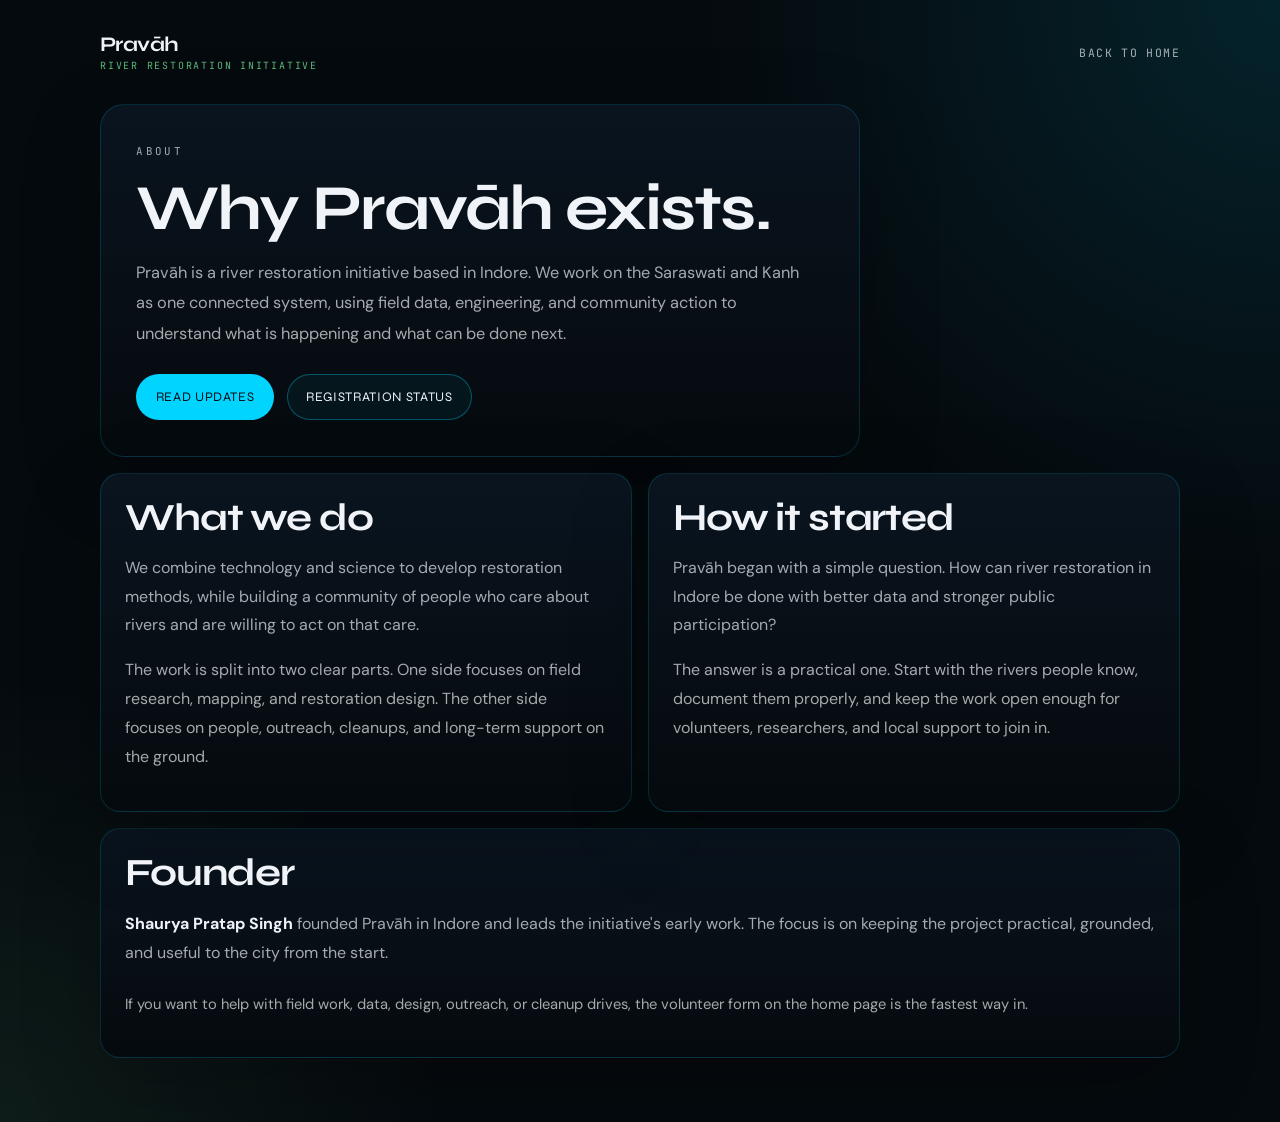
<file: about.html>
<!DOCTYPE html>
<html lang="en">

<head>
    <meta charset="UTF-8">
    <meta name="viewport" content="width=device-width, initial-scale=1.0">
    <title>About Pravāh</title>
    <link
        href="https://fonts.googleapis.com/css2?family=Syne:wght@400;600;700;800&family=DM+Sans:ital,wght@0,300;0,400;0,500;1,300&family=JetBrains+Mono:wght@400;500&display=swap"
        rel="stylesheet">
    <link rel="stylesheet" href="styles/site.css">
</head>

<body>
    <main class="page-shell">
        <div class="page-inner">
            <div class="topbar">
                <a class="brand" href="index.html">
                    <strong>Pravāh</strong>
                    <span>River Restoration Initiative</span>
                </a>
                <a class="back-link" href="index.html">Back to home</a>
            </div>

            <section class="hero-card article">
                <p class="eyebrow">About</p>
                <h1>Why Pravāh exists.</h1>
                <p class="lede">Pravāh is a river restoration initiative based in Indore. We work on the Saraswati and
                    Kanh as one connected system, using field data, engineering, and community action to understand what
                    is happening and what can be done next.</p>
                <div class="hero-actions">
                    <a class="button" href="updates/">Read updates</a>
                    <a class="button-secondary" href="registration.html">Registration status</a>
                </div>
            </section>

            <div class="grid-2" style="margin-top:1rem;">
                <section class="content-card">
                    <h2>What we do</h2>
                    <p>We combine technology and science to develop restoration methods, while building a community of
                        people who care about rivers and are willing to act on that care.</p>
                    <p>The work is split into two clear parts. One side focuses on field research, mapping, and
                        restoration design. The other side focuses on people, outreach, cleanups, and long-term support
                        on the ground.</p>
                </section>
                <section class="content-card">
                    <h2>How it started</h2>
                    <p>Pravāh began with a simple question. How can river restoration in Indore be done with better data
                        and stronger public participation?</p>
                    <p>The answer is a practical one. Start with the rivers people know, document them properly, and
                        keep the work open enough for volunteers, researchers, and local support to join in.</p>
                </section>
            </div>

            <section class="content-card" id="founder" style="margin-top:1rem;">
                <h2>Founder</h2>
                <p><strong style="color:var(--text);">Shaurya Pratap Singh</strong> founded Pravāh in Indore and leads
                    the initiative's early work. The focus is on keeping the project practical, grounded, and useful to
                    the city from the start.</p>
                <p class="footer-note">If you want to help with field work, data, design, outreach, or cleanup drives,
                    the volunteer form on the home page is the fastest way in.</p>
            </section>
        </div>
    </main>
</body>

</html>
</file>
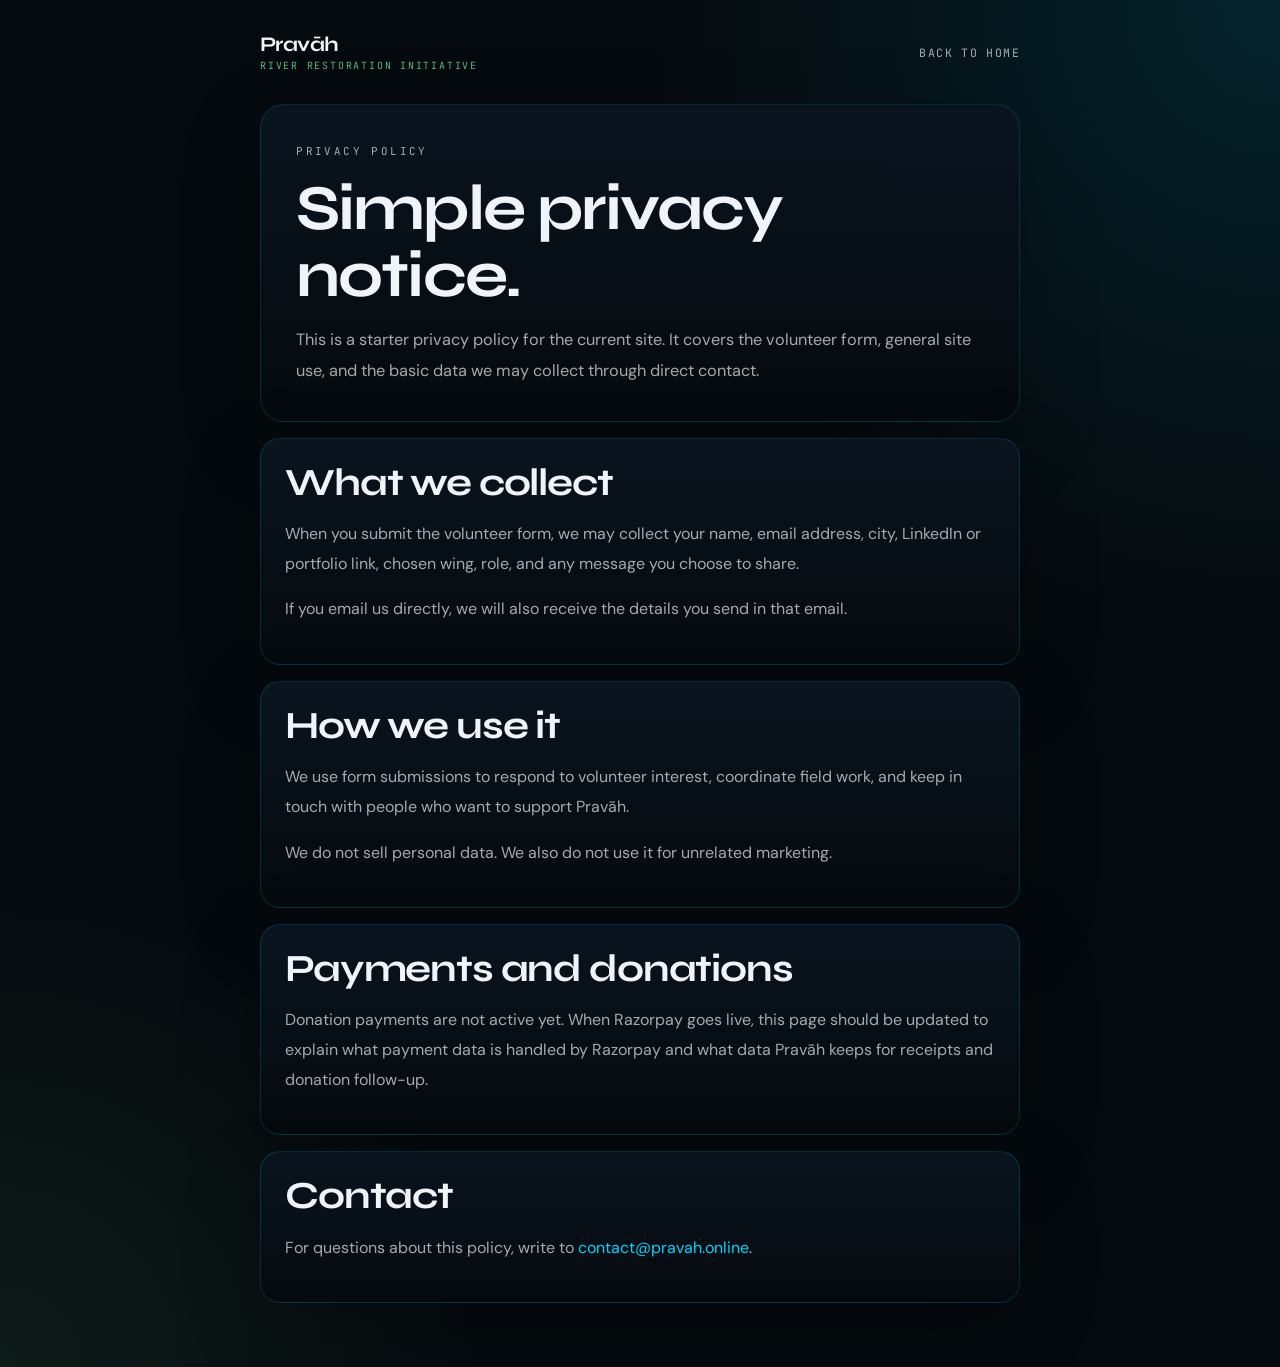
<file: privacy.html>
<!DOCTYPE html>
<html lang="en">

<head>
    <meta charset="UTF-8">
    <meta name="viewport" content="width=device-width, initial-scale=1.0">
    <title>Privacy Policy | Pravāh</title>
    <link
        href="https://fonts.googleapis.com/css2?family=Syne:wght@400;600;700;800&family=DM+Sans:ital,wght@0,300;0,400;0,500;1,300&family=JetBrains+Mono:wght@400;500&display=swap"
        rel="stylesheet">
    <link rel="stylesheet" href="styles/site.css">
</head>

<body>
    <main class="page-shell">
        <div class="page-inner article">
            <div class="topbar">
                <a class="brand" href="index.html">
                    <strong>Pravāh</strong>
                    <span>River Restoration Initiative</span>
                </a>
                <a class="back-link" href="index.html">Back to home</a>
            </div>

            <section class="hero-card">
                <p class="eyebrow">Privacy Policy</p>
                <h1>Simple privacy notice.</h1>
                <p class="lede">This is a starter privacy policy for the current site. It covers the volunteer form,
                    general site use, and the basic data we may collect through direct contact.</p>
            </section>

            <section class="content-card" style="margin-top:1rem;">
                <h2>What we collect</h2>
                <p>When you submit the volunteer form, we may collect your name, email address, city, LinkedIn or
                    portfolio link, chosen wing, role, and any message you choose to share.</p>
                <p>If you email us directly, we will also receive the details you send in that email.</p>
            </section>

            <section class="content-card" style="margin-top:1rem;">
                <h2>How we use it</h2>
                <p>We use form submissions to respond to volunteer interest, coordinate field work, and keep in touch
                    with people who want to support Pravāh.</p>
                <p>We do not sell personal data. We also do not use it for unrelated marketing.</p>
            </section>

            <section class="content-card" style="margin-top:1rem;">
                <h2>Payments and donations</h2>
                <p>Donation payments are not active yet. When Razorpay goes live, this page should be updated to explain
                    what payment data is handled by Razorpay and what data Pravāh keeps for receipts and donation
                    follow-up.</p>
            </section>

            <section class="content-card" style="margin-top:1rem;">
                <h2>Contact</h2>
                <p>For questions about this policy, write to <a class="text-link"
                        href="mailto:contact@pravah.online">contact@pravah.online</a>.</p>
            </section>
        </div>
    </main>
</body>

</html>
</file>
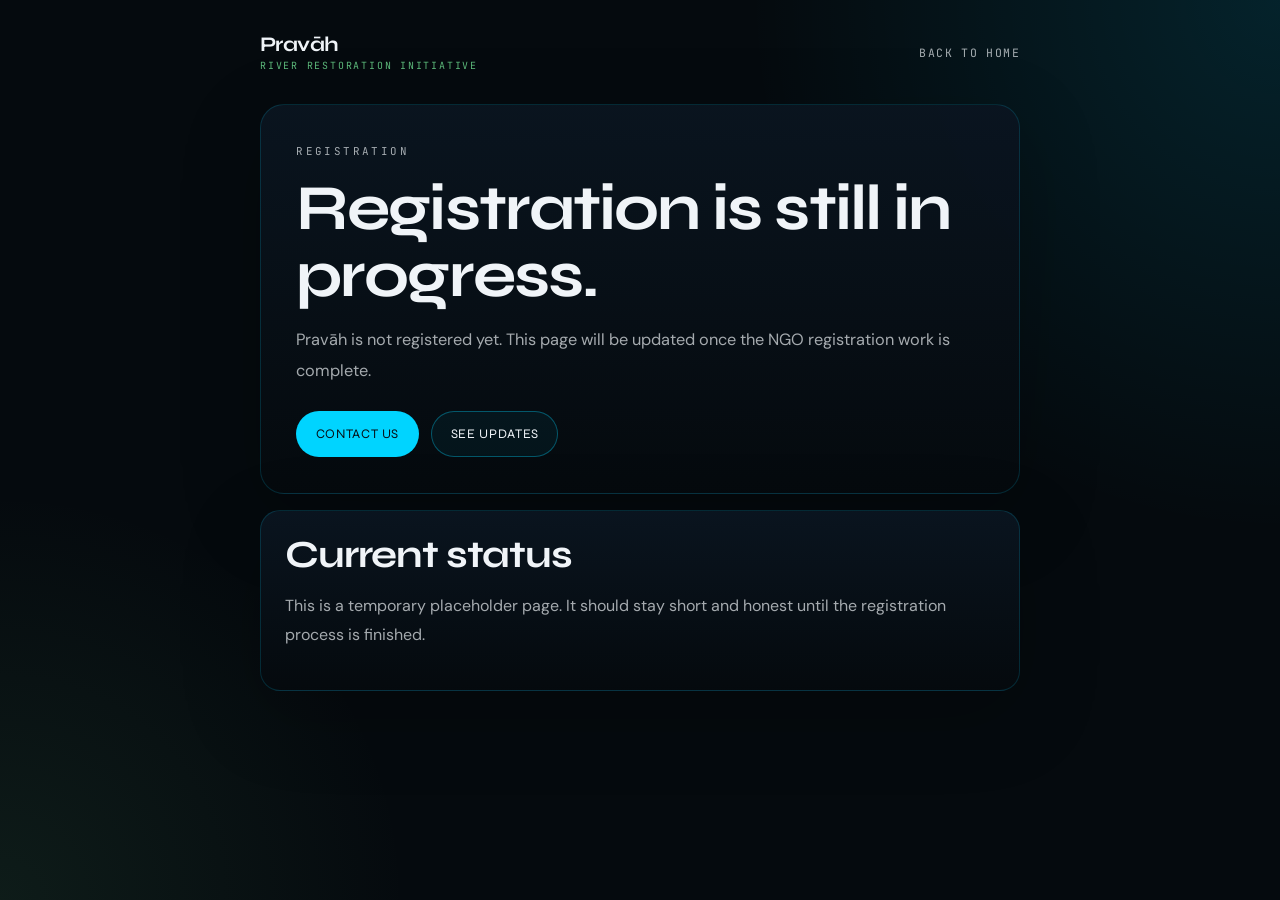
<file: registration.html>
<!DOCTYPE html>
<html lang="en">

<head>
    <meta charset="UTF-8">
    <meta name="viewport" content="width=device-width, initial-scale=1.0">
    <title>Registration | Pravāh</title>
    <link
        href="https://fonts.googleapis.com/css2?family=Syne:wght@400;600;700;800&family=DM+Sans:ital,wght@0,300;0,400;0,500;1,300&family=JetBrains+Mono:wght@400;500&display=swap"
        rel="stylesheet">
    <link rel="stylesheet" href="styles/site.css">
</head>

<body>
    <main class="page-shell">
        <div class="page-inner article">
            <div class="topbar">
                <a class="brand" href="index.html">
                    <strong>Pravāh</strong>
                    <span>River Restoration Initiative</span>
                </a>
                <a class="back-link" href="index.html">Back to home</a>
            </div>

            <section class="hero-card">
                <p class="eyebrow">Registration</p>
                <h1>Registration is still in progress.</h1>
                <p class="lede">Pravāh is not registered yet. This page will be updated once the NGO registration work
                    is complete.</p>
                <div class="hero-actions">
                    <a class="button" href="mailto:contact@pravah.online">Contact us</a>
                    <a class="button-secondary" href="updates/">See updates</a>
                </div>
            </section>

            <section class="content-card" style="margin-top:1rem;">
                <h2>Current status</h2>
                <p>This is a temporary placeholder page. It should stay short and honest until the registration process
                    is finished.</p>
            </section>
        </div>
    </main>
</body>

</html>
</file>
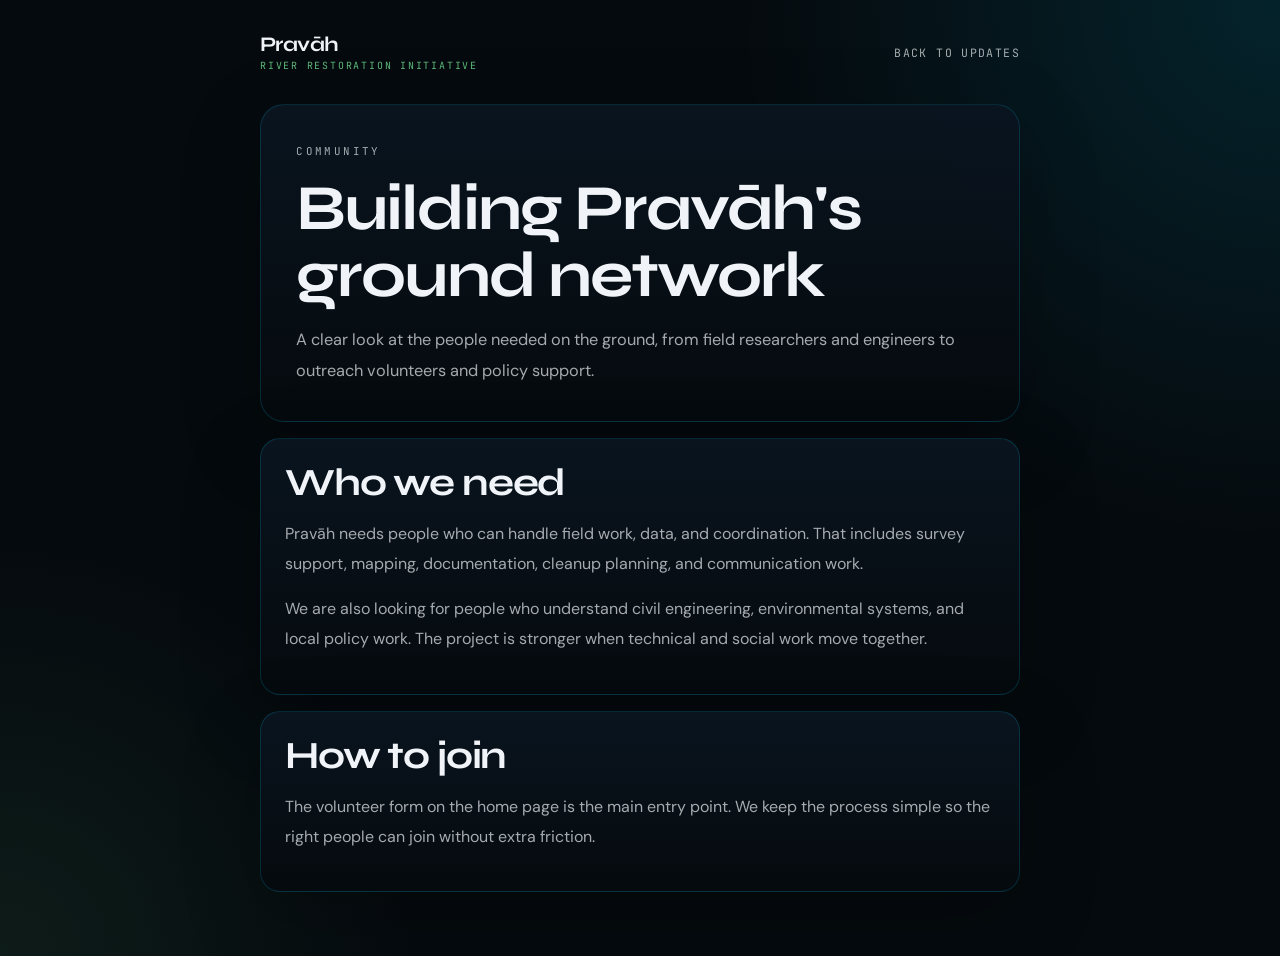
<file: updates/ground-network.html>
<!DOCTYPE html>
<html lang="en">

<head>
    <meta charset="UTF-8">
    <meta name="viewport" content="width=device-width, initial-scale=1.0">
    <title>Ground Network | Pravāh Updates</title>
    <link
        href="https://fonts.googleapis.com/css2?family=Syne:wght@400;600;700;800&family=DM+Sans:ital,wght@0,300;0,400;0,500;1,300&family=JetBrains+Mono:wght@400;500&display=swap"
        rel="stylesheet">
    <link rel="stylesheet" href="../styles/site.css">
</head>

<body>
    <main class="page-shell">
        <div class="page-inner article">
            <div class="topbar">
                <a class="brand" href="../index.html"><strong>Pravāh</strong><span>River Restoration
                        Initiative</span></a>
                <a class="back-link" href="index.html">Back to updates</a>
            </div>

            <section class="hero-card">
                <p class="eyebrow">Community</p>
                <h1>Building Pravāh's ground network</h1>
                <p class="lede">A clear look at the people needed on the ground, from field researchers and engineers to
                    outreach volunteers and policy support.</p>
            </section>

            <section class="content-card" style="margin-top:1rem;">
                <h2>Who we need</h2>
                <p>Pravāh needs people who can handle field work, data, and coordination. That includes survey support,
                    mapping, documentation, cleanup planning, and communication work.</p>
                <p>We are also looking for people who understand civil engineering, environmental systems, and local
                    policy work. The project is stronger when technical and social work move together.</p>
            </section>

            <section class="content-card" style="margin-top:1rem;">
                <h2>How to join</h2>
                <p>The volunteer form on the home page is the main entry point. We keep the process simple so the right
                    people can join without extra friction.</p>
            </section>
        </div>
    </main>
</body>

</html>
</file>
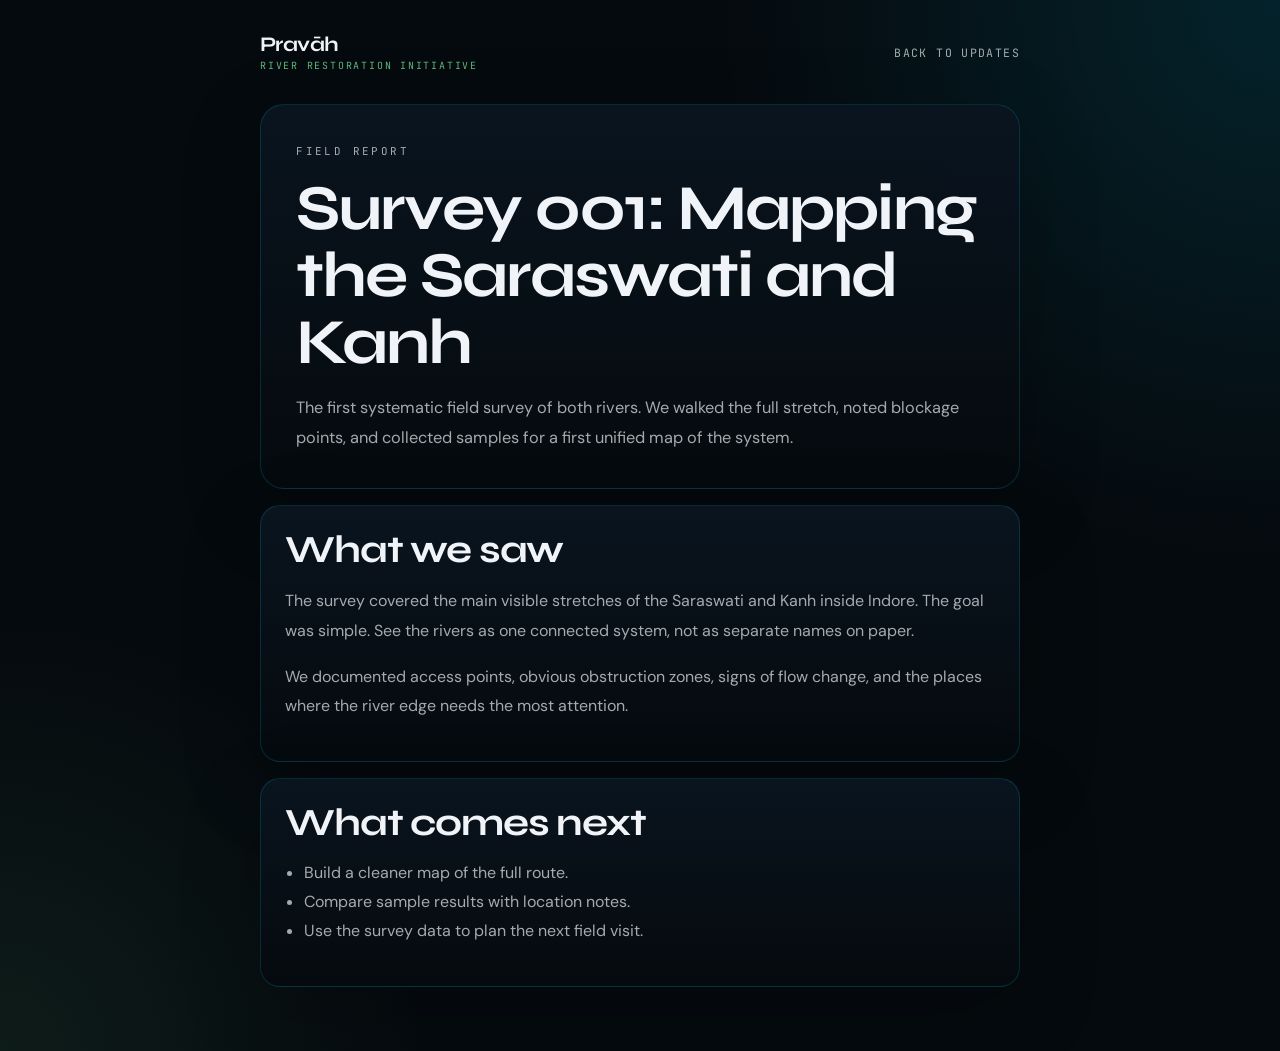
<file: updates/survey-001.html>
<!DOCTYPE html>
<html lang="en">

<head>
    <meta charset="UTF-8">
    <meta name="viewport" content="width=device-width, initial-scale=1.0">
    <title>Survey 001 | Pravāh Updates</title>
    <link
        href="https://fonts.googleapis.com/css2?family=Syne:wght@400;600;700;800&family=DM+Sans:ital,wght@0,300;0,400;0,500;1,300&family=JetBrains+Mono:wght@400;500&display=swap"
        rel="stylesheet">
    <link rel="stylesheet" href="../styles/site.css">
</head>

<body>
    <main class="page-shell">
        <div class="page-inner article">
            <div class="topbar">
                <a class="brand" href="../index.html"><strong>Pravāh</strong><span>River Restoration
                        Initiative</span></a>
                <a class="back-link" href="index.html">Back to updates</a>
            </div>

            <section class="hero-card">
                <p class="eyebrow">Field Report</p>
                <h1>Survey 001: Mapping the Saraswati and Kanh</h1>
                <p class="lede">The first systematic field survey of both rivers. We walked the full stretch, noted
                    blockage points, and collected samples for a first unified map of the system.</p>
            </section>

            <section class="content-card" style="margin-top:1rem;">
                <h2>What we saw</h2>
                <p>The survey covered the main visible stretches of the Saraswati and Kanh inside Indore. The goal was
                    simple. See the rivers as one connected system, not as separate names on paper.</p>
                <p>We documented access points, obvious obstruction zones, signs of flow change, and the places where
                    the river edge needs the most attention.</p>
            </section>

            <section class="content-card" style="margin-top:1rem;">
                <h2>What comes next</h2>
                <ul>
                    <li>Build a cleaner map of the full route.</li>
                    <li>Compare sample results with location notes.</li>
                    <li>Use the survey data to plan the next field visit.</li>
                </ul>
            </section>
        </div>
    </main>
</body>

</html>
</file>
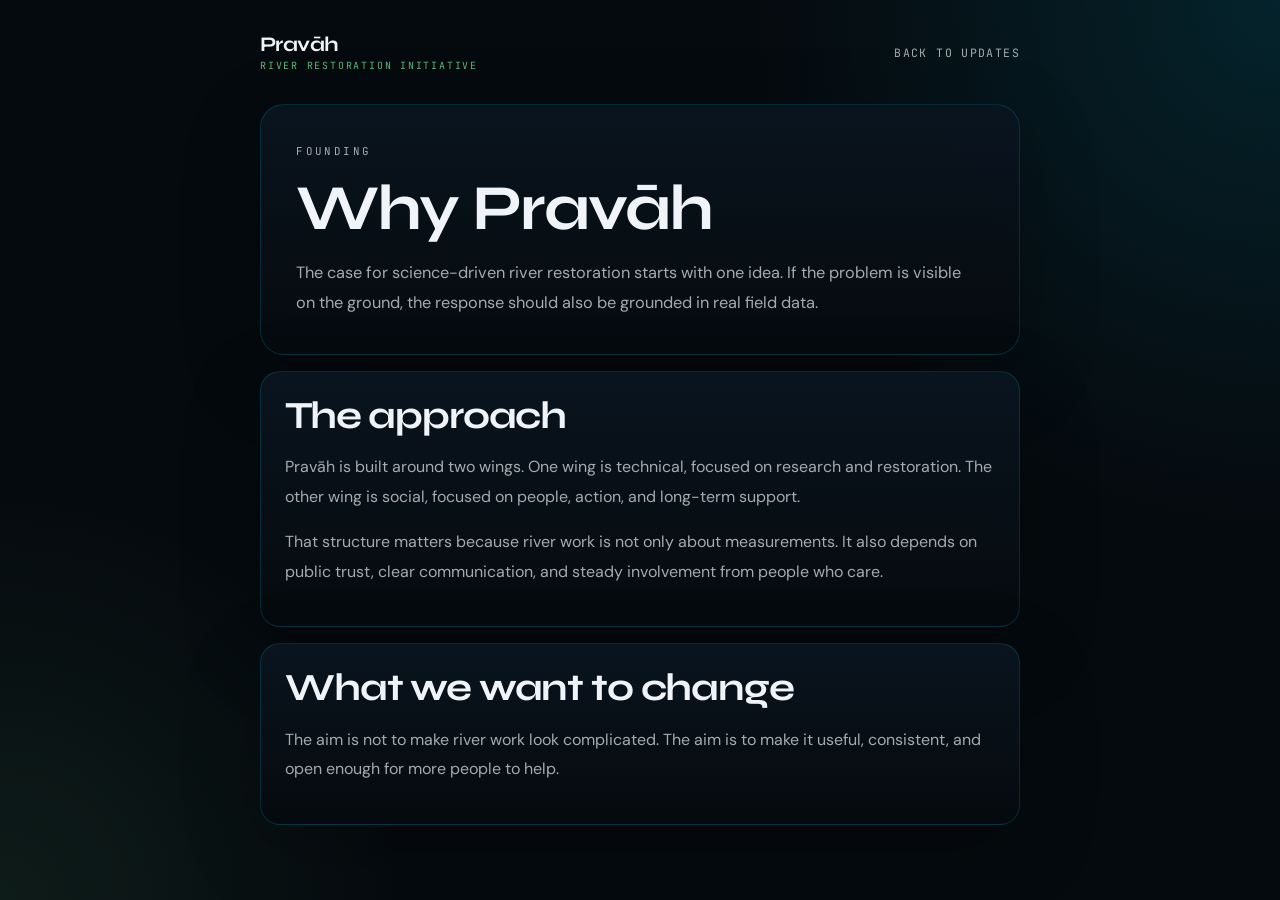
<file: updates/why-pravah.html>
<!DOCTYPE html>
<html lang="en">

<head>
    <meta charset="UTF-8">
    <meta name="viewport" content="width=device-width, initial-scale=1.0">
    <title>Why Pravāh | Pravāh Updates</title>
    <link
        href="https://fonts.googleapis.com/css2?family=Syne:wght@400;600;700;800&family=DM+Sans:ital,wght@0,300;0,400;0,500;1,300&family=JetBrains+Mono:wght@400;500&display=swap"
        rel="stylesheet">
    <link rel="stylesheet" href="../styles/site.css">
</head>

<body>
    <main class="page-shell">
        <div class="page-inner article">
            <div class="topbar">
                <a class="brand" href="../index.html"><strong>Pravāh</strong><span>River Restoration
                        Initiative</span></a>
                <a class="back-link" href="index.html">Back to updates</a>
            </div>

            <section class="hero-card">
                <p class="eyebrow">Founding</p>
                <h1>Why Pravāh</h1>
                <p class="lede">The case for science-driven river restoration starts with one idea. If the problem is
                    visible on the ground, the response should also be grounded in real field data.</p>
            </section>

            <section class="content-card" style="margin-top:1rem;">
                <h2>The approach</h2>
                <p>Pravāh is built around two wings. One wing is technical, focused on research and restoration. The
                    other wing is social, focused on people, action, and long-term support.</p>
                <p>That structure matters because river work is not only about measurements. It also depends on public
                    trust, clear communication, and steady involvement from people who care.</p>
            </section>

            <section class="content-card" style="margin-top:1rem;">
                <h2>What we want to change</h2>
                <p>The aim is not to make river work look complicated. The aim is to make it useful, consistent, and
                    open enough for more people to help.</p>
            </section>
        </div>
    </main>
</body>

</html>
</file>
<file: styles/site.css>
:root {
  --bg: #050a0e;
  --panel: #0a1520;
  --panel-2: #0f1f2e;
  --text: #f0f4f8;
  --muted: rgba(240, 244, 248, 0.68);
  --line: rgba(0, 212, 255, 0.16);
  --line-strong: rgba(0, 212, 255, 0.35);
  --leaf: #5cb87a;
  --leaf-dim: rgba(92, 184, 122, 0.15);
  --electric: #00d4ff;
  --sand: #e8dcc8;
  --sand-dim: rgba(232, 220, 200, 0.75);
}

* {
  box-sizing: border-box;
}
html {
  scroll-behavior: smooth;
}
body {
  margin: 0;
  font-family: "DM Sans", sans-serif;
  background:
    radial-gradient(
      circle at top right,
      rgba(0, 212, 255, 0.12),
      transparent 34%
    ),
    radial-gradient(
      circle at bottom left,
      rgba(92, 184, 122, 0.1),
      transparent 26%
    ),
    var(--bg);
  color: var(--text);
}

a {
  color: inherit;
}

.page-shell {
  min-height: 100vh;
  padding: 2rem 1.25rem 4rem;
}

.page-inner {
  max-width: 1080px;
  margin: 0 auto;
}

.topbar {
  display: flex;
  align-items: center;
  justify-content: space-between;
  gap: 1rem;
  margin-bottom: 2rem;
}

.brand {
  text-decoration: none;
  display: inline-flex;
  flex-direction: column;
  gap: 0.15rem;
}

.brand strong {
  font-family: "Syne", sans-serif;
  font-size: 1.3rem;
  letter-spacing: -0.03em;
}

.brand span {
  font-family: "JetBrains Mono", monospace;
  font-size: 0.62rem;
  letter-spacing: 0.18em;
  text-transform: uppercase;
  color: var(--leaf);
}

.back-link {
  text-decoration: none;
  font-family: "JetBrains Mono", monospace;
  font-size: 0.72rem;
  letter-spacing: 0.12em;
  text-transform: uppercase;
  color: var(--muted);
}

.back-link:hover {
  color: var(--electric);
}

.hero-card,
.content-card,
.note-card,
.post-card {
  border: 1px solid var(--line);
  background: linear-gradient(
    180deg,
    rgba(10, 21, 32, 0.96),
    rgba(5, 10, 14, 0.96)
  );
  box-shadow: 0 24px 80px rgba(0, 0, 0, 0.22);
}

.hero-card {
  padding: 2.2rem;
  border-radius: 24px;
}

.eyebrow {
  margin: 0 0 0.9rem;
  font-family: "JetBrains Mono", monospace;
  font-size: 0.68rem;
  letter-spacing: 0.22em;
  text-transform: uppercase;
  color: var(--leaf);
}

h1,
h2,
h3 {
  margin: 0;
  font-family: "Syne", sans-serif;
  letter-spacing: -0.03em;
  line-height: 1.05;
}

h1 {
  font-size: clamp(2.3rem, 5vw, 4.8rem);
}
h2 {
  font-size: clamp(1.6rem, 3vw, 2.6rem);
}
h3 {
  font-size: 1.2rem;
}

.lede {
  margin: 1rem 0 0;
  max-width: 62ch;
  color: var(--muted);
  font-size: 1.02rem;
  line-height: 1.8;
}

.hero-actions {
  display: flex;
  flex-wrap: wrap;
  gap: 0.8rem;
  margin-top: 1.6rem;
}

.button,
.button-secondary {
  display: inline-flex;
  align-items: center;
  justify-content: center;
  min-height: 46px;
  padding: 0.85rem 1.15rem;
  border-radius: 999px;
  border: 1px solid transparent;
  text-decoration: none;
  font-family: "Syne", sans-serif;
  font-size: 0.82rem;
  letter-spacing: 0.05em;
  text-transform: uppercase;
}

.button {
  background: var(--electric);
  color: #061018;
}

.button-secondary {
  border-color: var(--line-strong);
  color: var(--text);
  background: rgba(0, 212, 255, 0.05);
}

.stack {
  display: grid;
  gap: 1rem;
}

.grid-2 {
  display: grid;
  grid-template-columns: repeat(2, minmax(0, 1fr));
  gap: 1rem;
}

.content-card,
.note-card,
.post-card {
  border-radius: 20px;
  padding: 1.5rem;
}

.content-card h2,
.note-card h2,
.post-card h2 {
  margin-bottom: 0.8rem;
}

.content-card p,
.note-card p,
.post-card p,
.content-card li,
.note-card li,
.post-card li {
  color: var(--muted);
  line-height: 1.8;
}

.list-clean {
  margin: 0;
  padding: 0;
  list-style: none;
}

.list-clean li + li {
  margin-top: 0.75rem;
}

.post-grid {
  display: grid;
  grid-template-columns: repeat(3, minmax(0, 1fr));
  gap: 1rem;
}

.post-card {
  display: flex;
  flex-direction: column;
  gap: 0.9rem;
}

.post-meta {
  display: flex;
  flex-wrap: wrap;
  gap: 0.5rem;
  font-family: "JetBrains Mono", monospace;
  font-size: 0.62rem;
  letter-spacing: 0.18em;
  text-transform: uppercase;
  color: var(--sand-dim);
}

.tag {
  display: inline-flex;
  align-items: center;
  gap: 0.4rem;
  padding: 0.35rem 0.65rem;
  border-radius: 999px;
  border: 1px solid var(--line);
  background: var(--leaf-dim);
  color: var(--leaf);
}

.post-link,
.text-link {
  color: var(--electric);
  text-decoration: none;
}

.post-link:hover,
.text-link:hover {
  text-decoration: underline;
}

.section-title {
  margin: 2rem 0 1rem;
  font-size: 1rem;
  font-family: "JetBrains Mono", monospace;
  letter-spacing: 0.18em;
  text-transform: uppercase;
  color: var(--leaf);
}

.notice {
  border-left: 3px solid var(--leaf);
  padding: 1rem 1.1rem;
  background: rgba(92, 184, 122, 0.08);
  color: var(--sand);
  line-height: 1.7;
}

.article {
  max-width: 760px;
}

.article h1 {
  margin-bottom: 0.9rem;
}

.article p {
  color: var(--muted);
  line-height: 1.85;
}

.article p + p {
  margin-top: 1rem;
}

.article ul {
  color: var(--muted);
  line-height: 1.8;
  padding-left: 1.2rem;
}

.footer-note {
  margin-top: 1.5rem;
  color: var(--sand-dim);
  font-size: 0.92rem;
  line-height: 1.7;
}

@media (max-width: 900px) {
  .grid-2,
  .post-grid {
    grid-template-columns: 1fr;
  }
  .topbar {
    align-items: flex-start;
    flex-direction: column;
  }
  .hero-card {
    padding: 1.4rem;
  }
}
</file>
